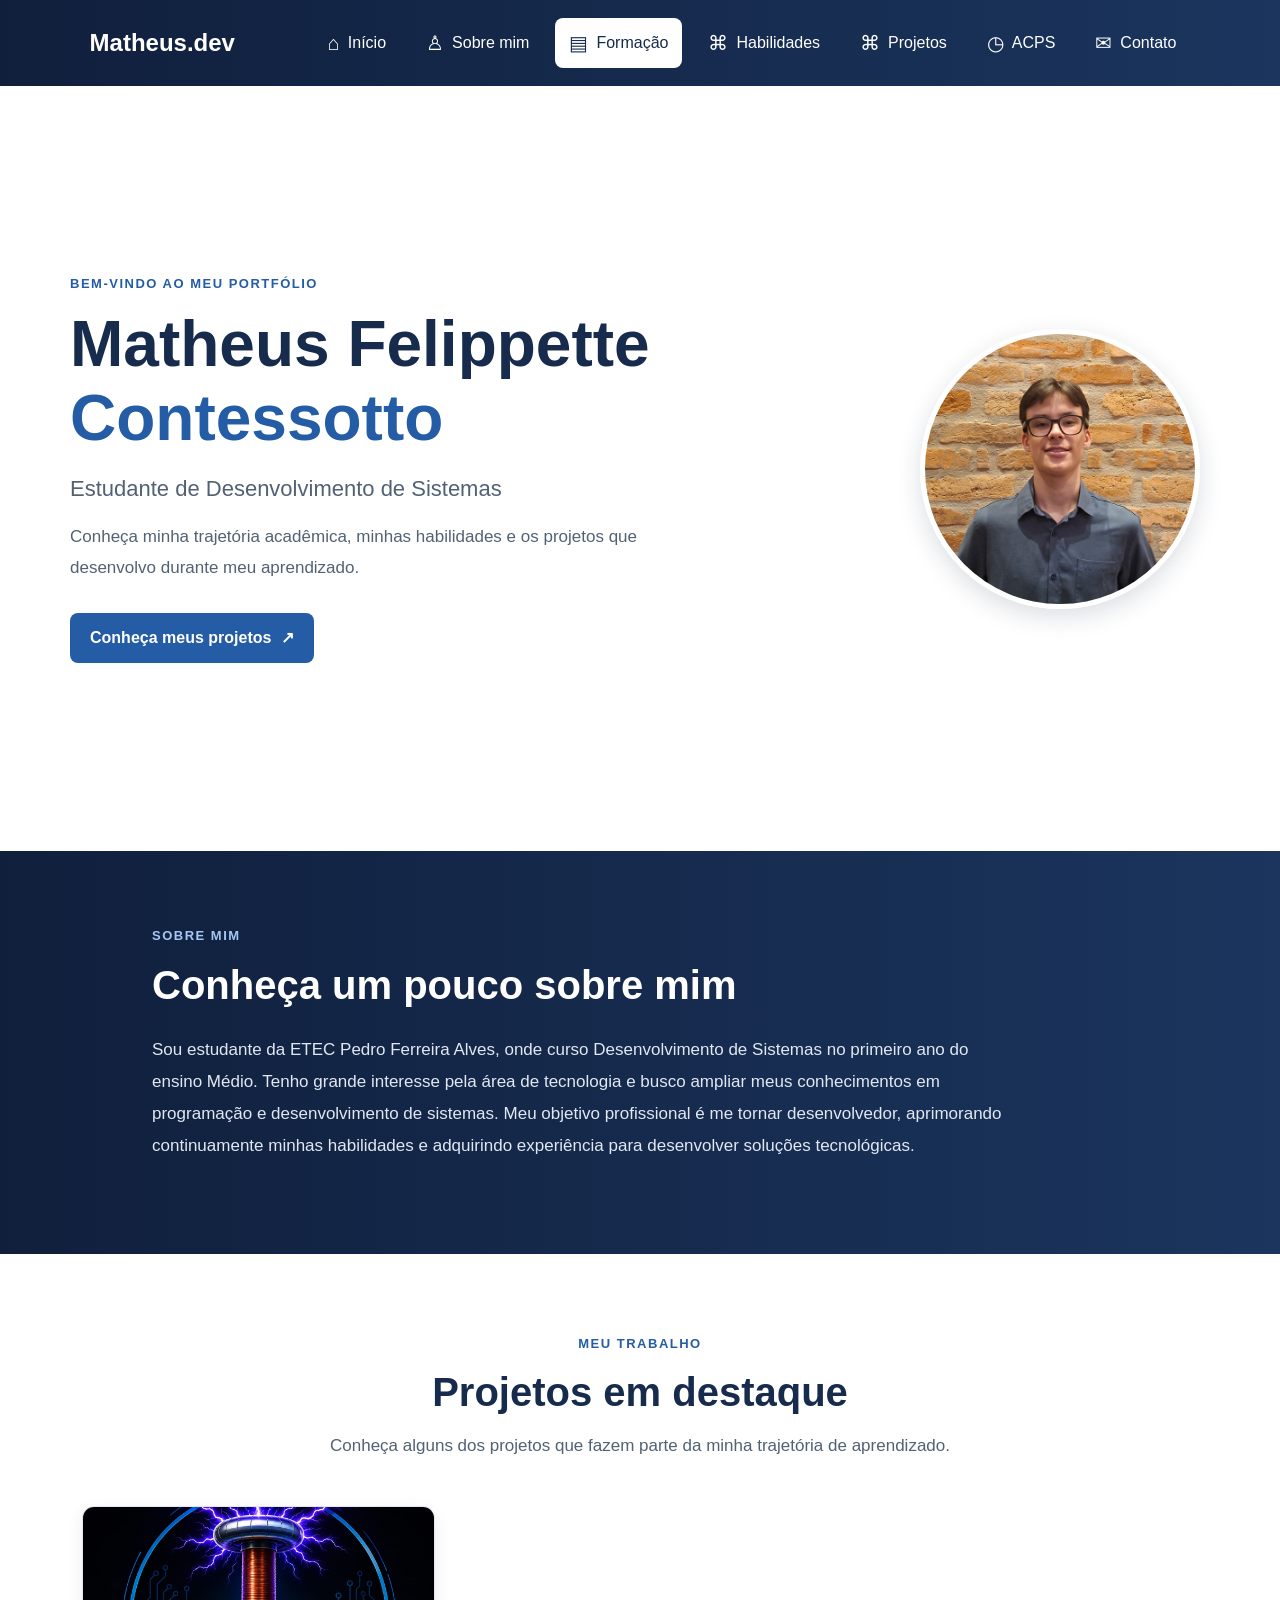
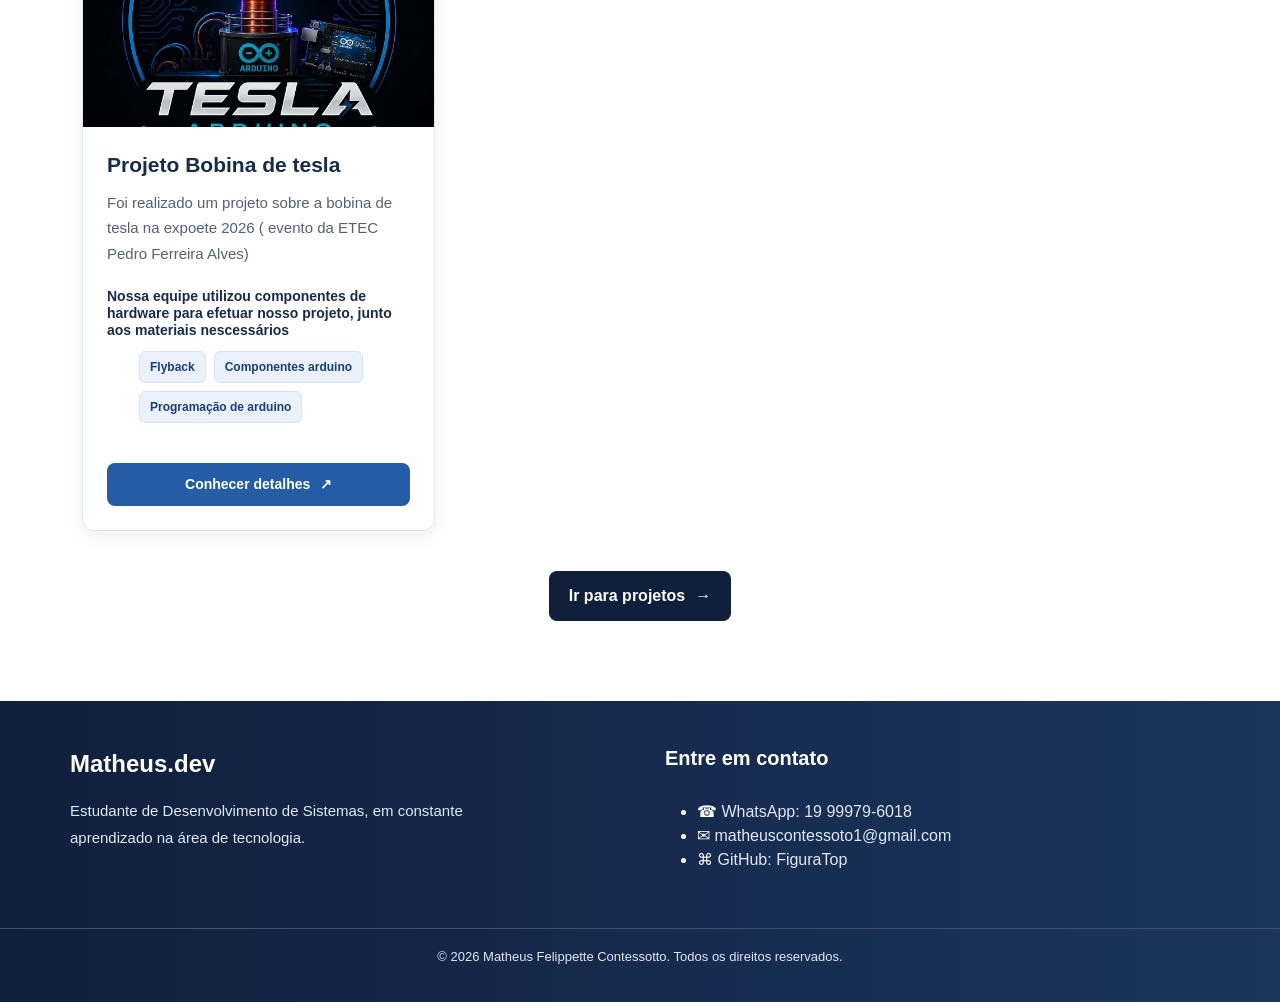
<file: index.html>
<!DOCTYPE html>
<html lang="pt-br">

<head>
    <meta charset="UTF-8">
    <meta name="viewport" content="width=device-width, initial-scale=1.0">
    <meta name="description"
        content="Portfólio pessoal de Matheus Felippette Contessotto, estudante de Desenvolvimento de Sistemas.">

    <title>Matheus | Portfólio</title>

    <link href="https://cdn.jsdelivr.net/npm/bootstrap@5.3.8/dist/css/bootstrap.min.css" rel="stylesheet">
    <link rel="stylesheet" href="style.css">
</head>

<body>


    <a href="#inicio" class="skip-link">
        Pular para o conteúdo
    </a>

    <header>
        <nav class="navbar" aria-label="Navegação principal">

            <a href="index.html#inicio" class="navbar-logo">
                Matheus.dev
            </a>

            <button class="menu-toggle" type="button" aria-label="Abrir menu de navegação" aria-expanded="false"
                aria-controls="menu-principal">
                <span aria-hidden="true">☰</span>
            </button>

            <div class="navbar-links" id="menu-principal">

                <a href="index.html#inicio" class="navbar-link" title="Início">
                    <span aria-hidden="true">⌂</span>
                    <span class="link-text">Início</span>
                </a>

                <a href="index.html#sobre-mim" class="navbar-link" title="Sobre mim">
                    <span aria-hidden="true">♙</span>
                    <span class="link-text">Sobre mim</span>
                </a>

                <a href="formacao.html" class="navbar-link" title="Formação" aria-current="page">
                    <span aria-hidden="true">▤</span>
                    <span class="link-text">Formação</span>
                </a>

                <a href="habilidades.html" class="navbar-link" title="Habilidades">
                    <span aria-hidden="true">⌘</span>
                    <span class="link-text">Habilidades</span>
                </a>

                <a href="projetos.html" class="navbar-link" title="Projetos">
                    <span aria-hidden="true">⌘</span>
                    <span class="link-text">Projetos</span>
                </a>

                <a href="acps.html" class="navbar-link">
                    <span aria-hidden="true">◷</span>
                    <span class="link-text">ACPS</span>
                </a>

                <a href="#contato" class="navbar-link" title="Contato">
                    <span aria-hidden="true">✉</span>
                    <span class="link-text">Contato</span>
                </a>

            </div>
        </nav>
    </header>

    <main id="inicio" tabindex="-1">

        <!-- APRESENTAÇÃO INICIAL -->

        <section class="apresentacao container" aria-labelledby="titulo-apresentacao">

            <div class="apresentacao-conteudo">

                <p class="subtitulo">
                    BEM-VINDO AO MEU PORTFÓLIO
                </p>

                <h1 id="titulo-apresentacao">
                    Matheus Felippette
                    <span>Contessotto</span>
                </h1>

                <h2>
                    Estudante de Desenvolvimento de Sistemas
                </h2>

                <p class="descricao">
                    Conheça minha trajetória acadêmica,
                    minhas habilidades e os projetos que
                    desenvolvo durante meu aprendizado.
                </p>

                <a href="projetos.html" class="botao-projetos">
                    Conheça meus projetos
                    <span aria-hidden="true">↗</span>
                </a>

            </div>

            <div class="apresentacao-foto">

                <img src="images/Matheus.jpg" alt="Foto de Matheus Felippette Contessotto" class="foto-perfil">

            </div>
        </section>

        <!-- SOBRE MIM -->

        <section class="sobre-mim" id="sobre-mim" aria-labelledby="titulo-sobre-mim">

            <div class="container sobre-mim-conteudo">

                <p class="sobre-mim-etiqueta">
                    SOBRE MIM
                </p>

                <h2 id="titulo-sobre-mim">
                    Conheça um pouco sobre mim
                </h2>

                <p class="sobre-mim-descricao">
                    Sou estudante da ETEC Pedro Ferreira Alves,
                    onde curso Desenvolvimento de Sistemas no primeiro ano do ensino Médio.
                    Tenho grande interesse pela área de tecnologia
                    e busco ampliar meus conhecimentos em programação
                    e desenvolvimento de sistemas. Meu objetivo
                    profissional é me tornar desenvolvedor,
                    aprimorando continuamente minhas habilidades
                    e adquirindo experiência para desenvolver
                    soluções tecnológicas.
                </p>

            </div>
        </section>


        <section class="projetos-destaque" id="projetos-destaque" aria-labelledby="titulo-projetos">

            <div class="container">

                <div class="projetos-cabecalho">

                    <p class="projetos-etiqueta">
                        MEU TRABALHO
                    </p>

                    <h2 id="titulo-projetos">
                        Projetos em destaque
                    </h2>

                    <p class="projetos-introducao">
                        Conheça alguns dos projetos que fazem
                        parte da minha trajetória de aprendizado.
                    </p>

                </div>

                <div class="projetos-grade">

                    <!-- CARD 1 -->

                    <article class="projeto-card">

                        <div class="projeto-imagem-container">
                            <img src="images/WhatsApp Image 2026-10-12 at 20.34.11.jpeg"
                                alt="Imagem representativa do primeiro projeto" class="projeto-imagem">
                        </div>

                        <div class="projeto-conteudo">

                            <h3>Projeto Bobina de tesla</h3>

                            <p class="projeto-descricao">
                                Foi realizado um projeto sobre a bobina de tesla na expoete 2026
                                ( evento da ETEC Pedro Ferreira Alves)
                            </p>

                            <div class="projeto-tecnologias">
                                <h4>Nossa equipe utilizou componentes de hardware para efetuar nosso projeto,
                                    junto aos materiais nescessários</h4>

                                <ul class="lista-tecnologias">
                                    <li>Flyback</li>
                                    <li>Componentes arduino</li>
                                    <li>Programação de arduino</li>
                                </ul>
                            </div>

                            <a href="projetos.html" class="botao-detalhes">
                                Conhecer detalhes
                                <span aria-hidden="true">↗</span>
                            </a>

                        </div>
                    </article>

                    <!-- CARD 2 -->

                    <!-- <article class="projeto-card">

                        <div class="projeto-imagem-container">
                            <img src="images/projeto-2.jpg" alt="Imagem representativa do segundo projeto"
                                class="projeto-imagem">
                        </div>

                        <div class="projeto-conteudo">

                            <h3>Nome do projeto 2</h3>

                            <p class="projeto-descricao">
                                Adicione aqui uma breve descrição
                                do objetivo e da função deste projeto.
                            </p>

                            <div class="projeto-tecnologias">
                                <h4>Tecnologias utilizadas</h4>

                                <ul class="lista-tecnologias">
                                    <li>A definir</li>
                                </ul>
                            </div>

                            <a href="projetos.html" class="botao-detalhes">
                                Conhecer detalhes
                                <span aria-hidden="true">↗</span>
                            </a>

                        </div>
                    </article> -->

                    <!-- CARD 3 -->

                    <!-- <article class="projeto-card">

                        <div class="projeto-imagem-container">
                            <img src="images/projeto-3.jpg" alt="Imagem representativa do terceiro projeto"
                                class="projeto-imagem">
                        </div>

                        <div class="projeto-conteudo">

                            <h3>Nome do projeto 3</h3>

                            <p class="projeto-descricao">
                                Adicione aqui uma breve descrição
                                do objetivo e da função deste projeto.
                            </p>

                            <div class="projeto-tecnologias">
                                <h4>Tecnologias utilizadas</h4>

                                <ul class="lista-tecnologias">
                                    <li>A definir</li>
                                </ul>
                            </div>

                            <a href="projetos.html" class="botao-detalhes">
                                Conhecer detalhes
                                <span aria-hidden="true">↗</span>
                            </a>

                        </div>
                    </article> -->

                </div>

                <div class="projetos-rodape">

                    <a href="projetos.html" class="botao-todos-projetos">
                        Ir para projetos
                        <span aria-hidden="true">→</span>
                    </a>

                </div>

            </div>
        </section>

    </main>

    <footer class="rodape" id="contato">
        <div class="container rodape-conteudo">
            <div class="rodape-apresentacao"> <a href="#inicio" class="rodape-logo">Matheus.dev</a>
                <p> Estudante de Desenvolvimento de Sistemas, em constante aprendizado na área de tecnologia. </p>
            </div>
            <div class="rodape-contatos">
                <h2>Entre em contato</h2>
                <ul>
                    <li> <span aria-hidden="true">☎</span> <a href="https://wa.me/5519999796018" target="_blank"
                            rel="noopener noreferrer"> WhatsApp: 19 99979-6018 </a> </li>
                    <li> <span aria-hidden="true">✉</span> <a href="mailto:seuemail@exemplo.com">
                            matheuscontessoto1@gmail.com
                        </a> </li>
                    <li> <span aria-hidden="true">⌘</span> <a href="https://github.com/FiguraTop" target="_blank"
                            rel="noopener noreferrer"> GitHub: FiguraTop </a> </li>

                </ul>
            </div>
        </div>
        <div class="rodape-final">
            <p> © 2026 Matheus Felippette Contessotto. Todos os direitos reservados. </p>
        </div>
    </footer>

    <script src="script.js"></script>

</body>

</html>
</file>
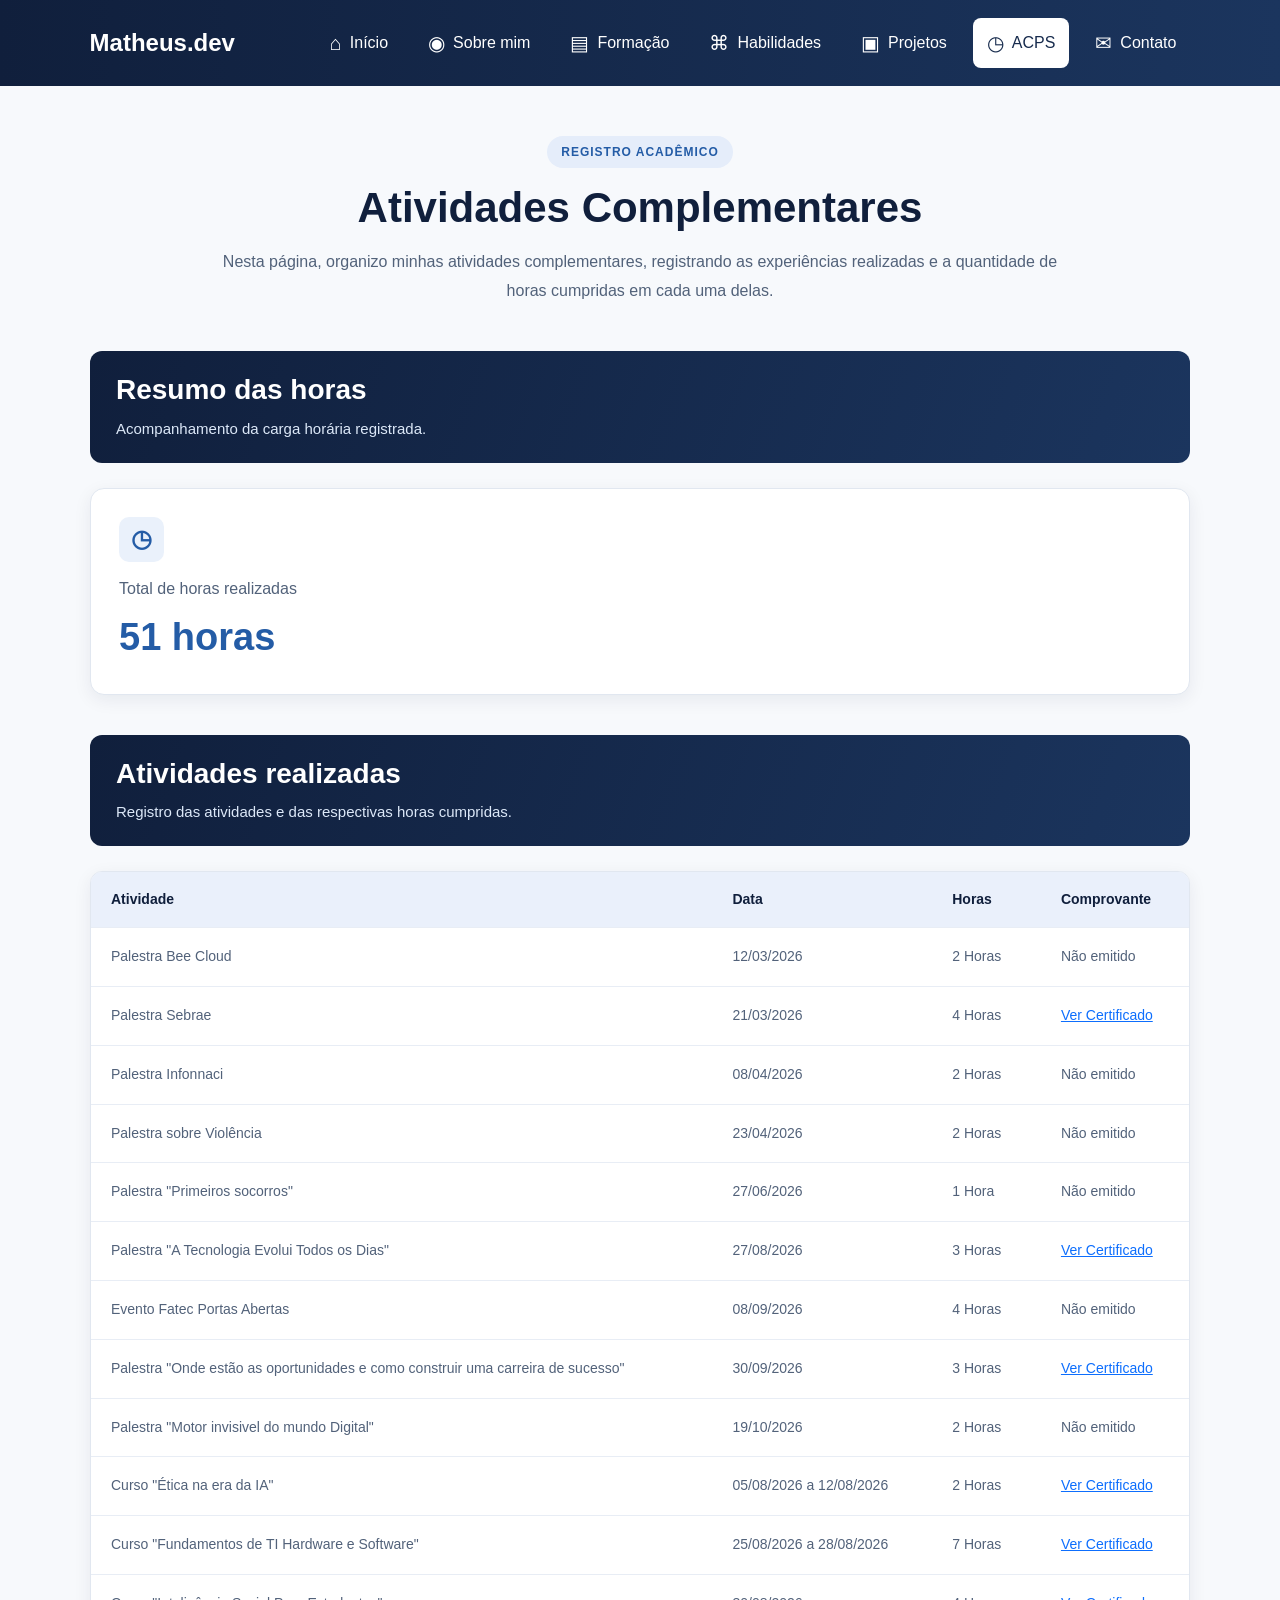
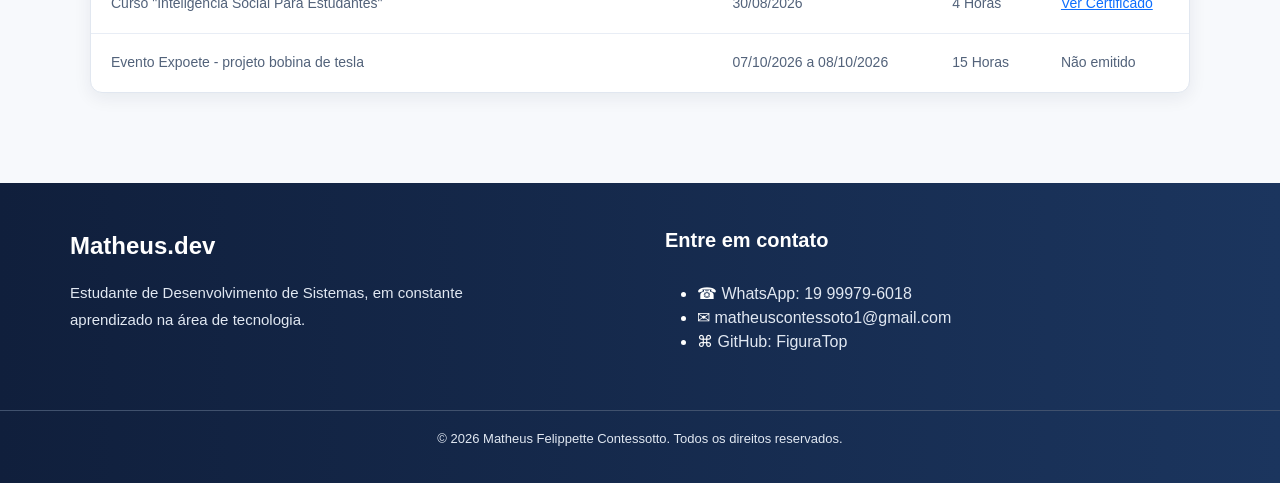
<file: acps.html>
<!DOCTYPE html>
<html lang="pt-br">

<head>
    <meta charset="UTF-8">
    <meta name="viewport" content="width=device-width, initial-scale=1.0">

    <meta name="description" content="Registro de atividades complementares e horas realizadas por Matheus.">

    <title>Matheus | ACPS</title>

    <link href="https://cdn.jsdelivr.net/npm/bootstrap@5.3.8/dist/css/bootstrap.min.css" rel="stylesheet">

    <link rel="stylesheet" href="style.css">
</head>

<body>

    <a href="#conteudo-principal" class="skip-link">
        Pular para o conteúdo
    </a>

    <nav class="navbar" aria-label="Navegação principal">
        <a href="index.html#inicio" class="navbar-logo">Matheus.dev</a>

        <button class="menu-toggle" id="menu-toggle" type="button" aria-label="Abrir menu"
            aria-controls="menu-principal" aria-expanded="false">
            ☰
        </button>

        <div class="navbar-links" id="menu-principal">
            <a href="index.html#inicio" class="navbar-link">
                <span aria-hidden="true">⌂</span>
                <span class="link-text">Início</span>
            </a>

            <a href="index.html#sobre-mim" class="navbar-link">
                <span aria-hidden="true">◉</span>
                <span class="link-text">Sobre mim</span>
            </a>

            <a href="formacao.html" class="navbar-link">
                <span aria-hidden="true">▤</span>
                <span class="link-text">Formação</span>
            </a>

            <a href="habilidades.html" class="navbar-link">
                <span aria-hidden="true">⌘</span>
                <span class="link-text">Habilidades</span>
            </a>

            <a href="projetos.html" class="navbar-link">
                <span aria-hidden="true">▣</span>
                <span class="link-text">Projetos</span>
            </a>

            <a href="acps.html" class="navbar-link" aria-current="page">
                <span aria-hidden="true">◷</span>
                <span class="link-text">ACPS</span>
            </a>

            <a href="index.html#contato" class="navbar-link">
                <span aria-hidden="true">✉</span>
                <span class="link-text">Contato</span>
            </a>
        </div>
    </nav>

    <main id="conteudo-principal" class="pagina-acps">

        <header class="acps-intro">
            <span class="acps-etiqueta">REGISTRO ACADÊMICO</span>

            <h1>Atividades Complementares</h1>

            <p>
                Nesta página, organizo minhas atividades complementares,
                registrando as experiências realizadas e a quantidade
                de horas cumpridas em cada uma delas.
            </p>
        </header>

        <section class="acps-resumo" aria-labelledby="titulo-resumo">
            <div class="acps-titulo-secao">
                <h2 id="titulo-resumo">Resumo das horas</h2>
                <p>Acompanhamento da carga horária registrada.</p>
            </div>

            <div class="acps-cartao-total">
                <span class="acps-icone" aria-hidden="true">◷</span>
                <p>Total de horas realizadas</p>
                <strong>51 horas</strong>
            </div>
        </section>

        <section class="acps-atividades" aria-labelledby="titulo-atividades">
            <div class="acps-titulo-secao">
                <h2 id="titulo-atividades">Atividades realizadas</h2>
                <p>Registro das atividades e das respectivas horas cumpridas.</p>
            </div>

            <div class="acps-tabela-container">
                <table class="acps-tabela">
                    <thead>
                        <tr>
                            <th scope="col">Atividade</th>
                            <th scope="col">Data</th>
                            <th scope="col">Horas</th>
                            <th scope="col">Comprovante</th>
                        </tr>
                    </thead>

                    <tbody>
                        <tr>
                            <td>Palestra Bee Cloud</td>
                            <td>12/03/2026</td>
                            <td>2 Horas</td>
                            <td>Não emitido</td>
                        </tr>
                        <tr>
                            <td>Palestra Sebrae</td>
                            <td>21/03/2026</td>
                            <td>4 Horas</td>
                            <td>
                                <a href="images/certificados/Certificado - 38134135.pdf" target="_blank">
                                    Ver Certificado
                                </a>
                            </td>
                        </tr>
                        <tr>
                            <td>Palestra Infonnaci</td>
                            <td>08/04/2026</td>
                            <td>2 Horas</td>
                            <td>Não emitido</td>
                        </tr>
                        <tr>
                            <td>Palestra sobre Violência</td>
                            <td>23/04/2026</td>
                            <td>2 Horas</td>
                            <td>Não emitido</td>
                        </tr>
                        <tr>
                            <td>Palestra "Primeiros socorros"</td>
                            <td>27/06/2026</td>
                            <td>1 Hora</td>
                            <td>Não emitido</td>
                        </tr>
                        <tr>
                            <td>Palestra "A Tecnologia Evolui Todos os Dias"</td>
                            <td>27/08/2026</td>
                            <td>3 Horas</td>
                            <td>
                                <a href="images/certificados/3090e51c-15aa-41f4-a8f3-993b97cb76c6.pdf">
                                    Ver Certificado
                                </a>
                            </td>
                        </tr>
                        <tr>
                            <td>Evento Fatec Portas Abertas</td>
                            <td>08/09/2026</td>
                            <td>4 Horas</td>
                            <td>Não emitido</td>
                        </tr>
                        <tr>
                            <td>Palestra "Onde estão as oportunidades e como construir uma carreira de sucesso"</td>
                            <td>30/09/2026</td>
                            <td>3 Horas</td>
                            <td>
                                <a href="images/certificados/2b60a853-e734-4dd3-b3d5-becd45ed2b61.pdf">
                                    Ver Certificado
                                </a>
                            </td>
                        </tr>
                        <tr>
                            <td>Palestra "Motor invisivel do mundo Digital"</td>
                            <td>19/10/2026</td>
                            <td>2 Horas</td>
                            <td>Não emitido</td>
                        </tr>
                        <tr>
                            <td>Curso "Ética na era da IA"</td>
                            <td>05/08/2026 a 12/08/2026</td>
                            <td>2 Horas</td>
                            <td>
                                <a href="images/certificados/Ética na era da IA.png">
                                    Ver Certificado
                                </a>
                            </td>
                        </tr>
                        <tr>
                            <td>Curso "Fundamentos de TI Hardware e Software"</td>
                            <td>25/08/2026 a 28/08/2026</td>
                            <td>7 Horas</td>
                            <td><a href="images/certificados/Fundamentos de TI.png">
                                Ver Certificado
                            </a>
                        </td>
                        </tr>
                        <tr>
                            <td>Curso "Inteligência Social Para Estudantes"</td>
                            <td>30/08/2026</td>
                            <td>4 Horas</td>
                            <td>
                                <a href="images/certificados/Inteligência artificial para estudantes certiificado.png">
                                    Ver Certificado
                                </a>
                            </td>
                        </tr>
                        <tr>
                            <td>Evento Expoete - projeto bobina de tesla</td>
                            <td>07/10/2026 a 08/10/2026</td>
                            <td>15 Horas</td>
                            <td>Não emitido</td>
                        </tr>
                    </tbody>
                </table>
            </div>
        </section>


    </main>

    <footer class="rodape" id="contato">
        <div class="container rodape-conteudo">
            <div class="rodape-apresentacao"> <a href="#inicio" class="rodape-logo">Matheus.dev</a>
                <p> Estudante de Desenvolvimento de Sistemas, em constante aprendizado na área de tecnologia. </p>
            </div>
            <div class="rodape-contatos">
                <h2>Entre em contato</h2>
                <ul>
                    <li> <span aria-hidden="true">☎</span> <a href="https://wa.me/5519999796018" target="_blank"
                            rel="noopener noreferrer"> WhatsApp: 19 99979-6018 </a> </li>
                    <li> <span aria-hidden="true">✉</span> <a href="mailto:seuemail@exemplo.com">
                            matheuscontessoto1@gmail.com
                        </a> </li>
                    <li> <span aria-hidden="true">⌘</span> <a href="https://github.com/FiguraTop" target="_blank"
                            rel="noopener noreferrer"> GitHub: FiguraTop </a> </li>

                </ul>
            </div>
        </div>
        <div class="rodape-final">
            <p> © 2026 Matheus Felippette Contessotto. Todos os direitos reservados. </p>
        </div>
    </footer>

    <script src="script.js"></script>
</body>

</html>
</file>
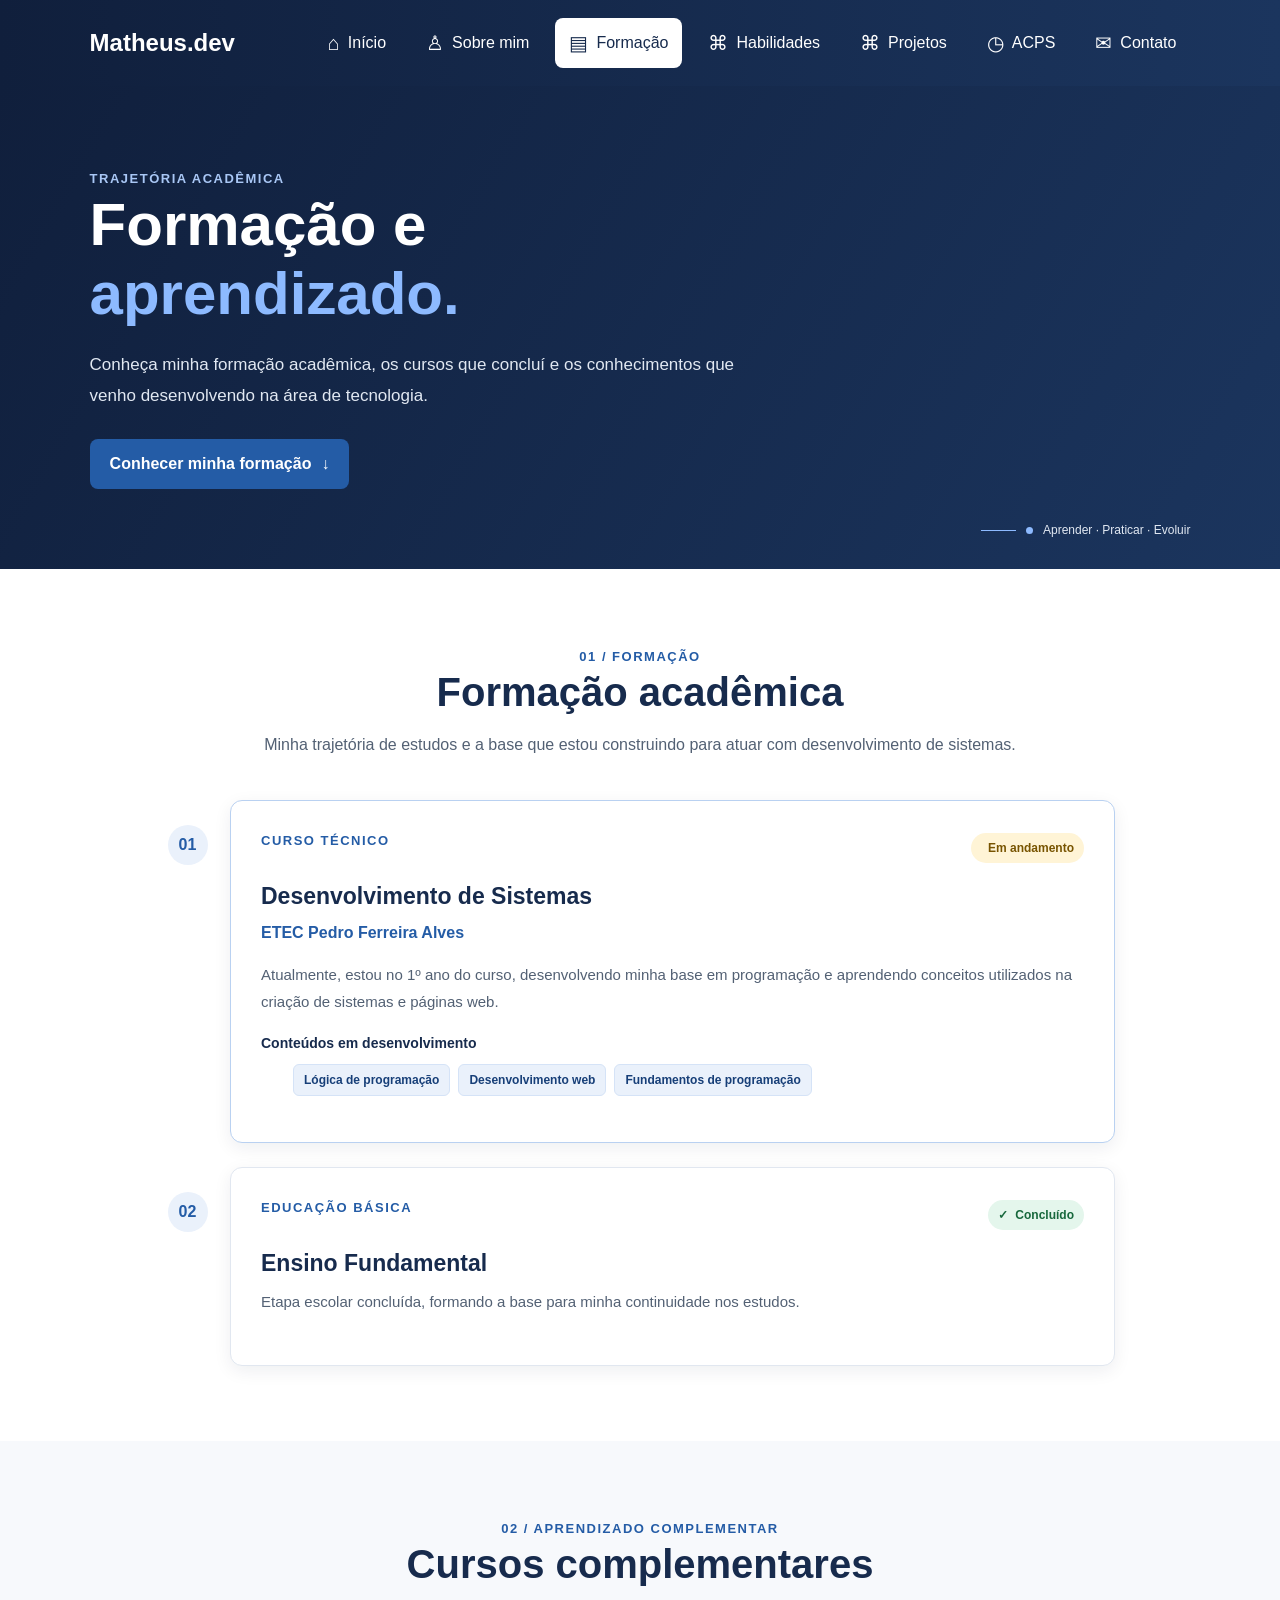
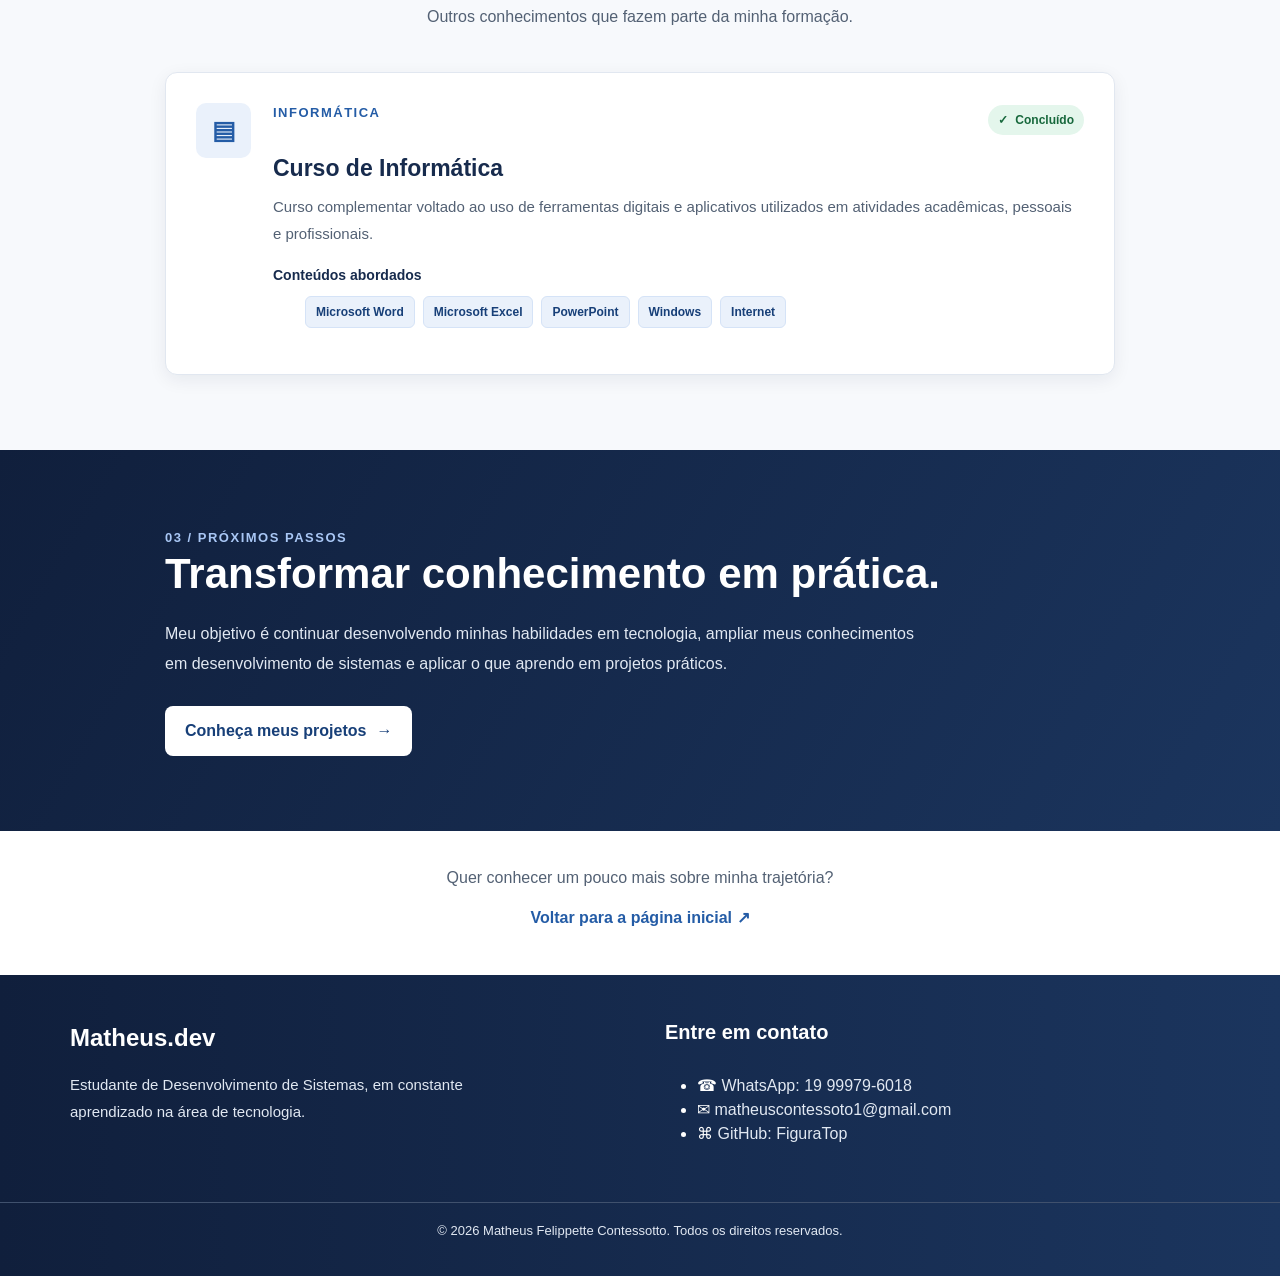
<file: formacao.html>
<!DOCTYPE html>
<html lang="pt-br">

<head>
    <meta charset="UTF-8">
    <meta name="viewport" content="width=device-width, initial-scale=1.0">

    <meta name="description"
        content="Conheça a formação acadêmica e os cursos complementares de Matheus, estudante de Desenvolvimento de Sistemas.">

    <title>Formação | Matheus.dev</title>

    <link href="https://cdn.jsdelivr.net/npm/bootstrap@5.3.8/dist/css/bootstrap.min.css" rel="stylesheet">
    <link rel="stylesheet" href="style.css">
</head>

<body>

    <!-- Acessibilidade -->
    <a href="#conteudo-principal" class="pular-conteudo">
        Pular para o conteúdo
    </a>

    <!-- Navegação principal -->
    <header>
        <nav class="navbar" aria-label="Navegação principal">

            <a href="index.html#inicio" class="navbar-logo">
                Matheus.dev
            </a>

            <button class="menu-toggle" type="button" aria-label="Abrir menu de navegação" aria-expanded="false"
                aria-controls="menu-principal">
                <span aria-hidden="true">☰</span>
            </button>

            <div class="navbar-links" id="menu-principal">

                <a href="index.html#inicio" class="navbar-link" title="Início">
                    <span aria-hidden="true">⌂</span>
                    <span class="link-text">Início</span>
                </a>

                <a href="index.html#sobre-mim" class="navbar-link" title="Sobre mim">
                    <span aria-hidden="true">♙</span>
                    <span class="link-text">Sobre mim</span>
                </a>

                <a href="formacao.html" class="navbar-link" title="Formação" aria-current="page">
                    <span aria-hidden="true">▤</span>
                    <span class="link-text">Formação</span>
                </a>

                <a href="habilidades.html" class="navbar-link" title="Habilidades">
                    <span aria-hidden="true">⌘</span>
                    <span class="link-text">Habilidades</span>
                </a>

                <a href="projetos.html" class="navbar-link" title="Projetos">
                    <span aria-hidden="true">⌘</span>
                    <span class="link-text">Projetos</span>
                </a>

                <a href="acps.html" class="navbar-link">
                    <span aria-hidden="true">◷</span>
                    <span class="link-text">ACPS</span>
                </a>

                <a href="#contato" class="navbar-link" title="Contato">
                    <span aria-hidden="true">✉</span>
                    <span class="link-text">Contato</span>
                </a>

            </div>
        </nav>
    </header>

    <main id="conteudo-principal" tabindex="-1">

        <!-- Apresentação da página -->
        <section class="formacao-hero" aria-labelledby="titulo-formacao">

            <div class="formacao-hero-conteudo">

                <span class="formacao-sobretitulo">
                    TRAJETÓRIA ACADÊMICA
                </span>

                <h1 id="titulo-formacao">
                    Formação e <span>aprendizado.</span>
                </h1>

                <p class="formacao-hero-texto">
                    Conheça minha formação acadêmica, os cursos que concluí
                    e os conhecimentos que venho desenvolvendo na área de
                    tecnologia.
                </p>

                <a href="#formacao-academica" class="botao-formacao">
                    Conhecer minha formação
                    <span aria-hidden="true">↓</span>
                </a>

            </div>

            <div class="formacao-hero-detalhe" aria-hidden="true">
                <span class="detalhe-linha"></span>
                <span class="detalhe-ponto"></span>
                <span class="detalhe-texto">Aprender · Praticar · Evoluir</span>
            </div>

        </section>

        <!-- Formação acadêmica -->
        <section class="formacao-secao" id="formacao-academica" aria-labelledby="titulo-academico">

            <div class="formacao-cabecalho">

                <span class="formacao-etiqueta">01 / FORMAÇÃO</span>

                <h2 id="titulo-academico">
                    Formação acadêmica
                </h2>

                <p>
                    Minha trajetória de estudos e a base que estou construindo
                    para atuar com desenvolvimento de sistemas.
                </p>

            </div>

            <div class="formacao-lista">

                <!-- Curso atual -->
                <article class="formacao-item formacao-item-destaque">

                    <div class="formacao-item-marcador" aria-hidden="true">
                        <span>01</span>
                    </div>

                    <div class="formacao-card">

                        <div class="formacao-card-topo">

                            <span class="formacao-categoria">
                                CURSO TÉCNICO
                            </span>

                            <span class="formacao-status status-andamento">
                                <span aria-hidden="true"></span>
                                Em andamento
                            </span>

                        </div>

                        <h3>Desenvolvimento de Sistemas</h3>

                        <p class="formacao-instituicao">
                            ETEC Pedro Ferreira Alves
                        </p>

                        <p class="formacao-descricao">
                            Atualmente, estou no 1º ano do curso, desenvolvendo
                            minha base em programação e aprendendo conceitos
                            utilizados na criação de sistemas e páginas web.
                        </p>

                        <div class="formacao-conhecimentos">

                            <h4>Conteúdos em desenvolvimento</h4>

                            <ul class="formacao-tags">
                                <li>Lógica de programação</li>
                                <li>Desenvolvimento web</li>
                                <li>Fundamentos de programação</li>
                            </ul>

                        </div>

                    </div>
                </article>

                <!-- Ensino Fundamental -->
                <article class="formacao-item">

                    <div class="formacao-item-marcador" aria-hidden="true">
                        <span>02</span>
                    </div>

                    <div class="formacao-card">

                        <div class="formacao-card-topo">

                            <span class="formacao-categoria">
                                EDUCAÇÃO BÁSICA
                            </span>

                            <span class="formacao-status status-concluido">
                                <span aria-hidden="true">✓</span>
                                Concluído
                            </span>

                        </div>

                        <h3>Ensino Fundamental</h3>

                        <p class="formacao-descricao">
                            Etapa escolar concluída, formando a base para
                            minha continuidade nos estudos.
                        </p>

                    </div>
                </article>

            </div>

        </section>

        <!-- Cursos complementares -->
        <section class="cursos-secao" id="cursos-complementares" aria-labelledby="titulo-cursos">

            <div class="formacao-cabecalho">

                <span class="formacao-etiqueta">02 / APRENDIZADO COMPLEMENTAR</span>

                <h2 id="titulo-cursos">
                    Cursos complementares
                </h2>

                <p>
                    Outros conhecimentos que fazem parte da minha formação.
                </p>

            </div>

            <article class="curso-card">

                <div class="curso-card-icone" aria-hidden="true">
                    <span>▤</span>
                </div>

                <div class="curso-card-conteudo">

                    <div class="formacao-card-topo">

                        <span class="formacao-categoria">
                            INFORMÁTICA
                        </span>

                        <span class="formacao-status status-concluido">
                            <span aria-hidden="true">✓</span>
                            Concluído
                        </span>

                    </div>

                    <h3>Curso de Informática</h3>

                    <p class="formacao-descricao">
                        Curso complementar voltado ao uso de ferramentas
                        digitais e aplicativos utilizados em atividades
                        acadêmicas, pessoais e profissionais.
                    </p>

                    <h4>Conteúdos abordados</h4>

                    <ul class="formacao-tags">
                        <li>Microsoft Word</li>
                        <li>Microsoft Excel</li>
                        <li>PowerPoint</li>
                        <li>Windows</li>
                        <li>Internet</li>
                    </ul>

                </div>

            </article>

        </section>

        <!-- Objetivo de aprendizagem -->
        <section class="objetivo-formacao" aria-labelledby="titulo-objetivo">

            <div class="objetivo-formacao-conteudo">

                <span class="formacao-etiqueta">
                    03 / PRÓXIMOS PASSOS
                </span>

                <h2 id="titulo-objetivo">
                    Transformar conhecimento em prática.
                </h2>

                <p>
                    Meu objetivo é continuar desenvolvendo minhas habilidades
                    em tecnologia, ampliar meus conhecimentos em
                    desenvolvimento de sistemas e aplicar o que aprendo em
                    projetos práticos.
                </p>

                <a href="projetos.html" class="botao-formacao botao-formacao-claro">
                    Conheça meus projetos
                    <span aria-hidden="true">→</span>
                </a>

            </div>

        </section>

        <!-- Navegação complementar -->
        <section class="formacao-voltar">

            <p>
                Quer conhecer um pouco mais sobre minha trajetória?
            </p>

            <a href="index.html#sobre-mim">
                Voltar para a página inicial
                <span aria-hidden="true">↗</span>
            </a>

        </section>

    </main>

    <!-- Rodapé -->
    <footer class="rodape" id="contato">
        <div class="container rodape-conteudo">
            <div class="rodape-apresentacao"> <a href="#inicio" class="rodape-logo">Matheus.dev</a>
                <p> Estudante de Desenvolvimento de Sistemas, em constante aprendizado na área de tecnologia. </p>
            </div>
            <div class="rodape-contatos">
                <h2>Entre em contato</h2>
                <ul>
                    <li> <span aria-hidden="true">☎</span> <a href="https://wa.me/5519999796018" target="_blank"
                            rel="noopener noreferrer"> WhatsApp: 19 99979-6018 </a> </li>
                    <li> <span aria-hidden="true">✉</span> <a href="mailto:seuemail@exemplo.com">
                            matheuscontessoto1@gmail.com
                        </a> </li>
                    <li> <span aria-hidden="true">⌘</span> <a href="https://github.com/FiguraTop" target="_blank"
                            rel="noopener noreferrer"> GitHub: FiguraTop </a> </li>

                </ul>
            </div>
        </div>
        <div class="rodape-final">
            <p> © 2026 Matheus Felippette Contessotto. Todos os direitos reservados. </p>
        </div>
    </footer>

    <script src="script.js"></script>

    <script>
        const elementoAno = document.getElementById("ano-atual");

        if (elementoAno) {
            elementoAno.textContent = new Date().getFullYear();
        }
    </script>

</body>

</html>
</file>
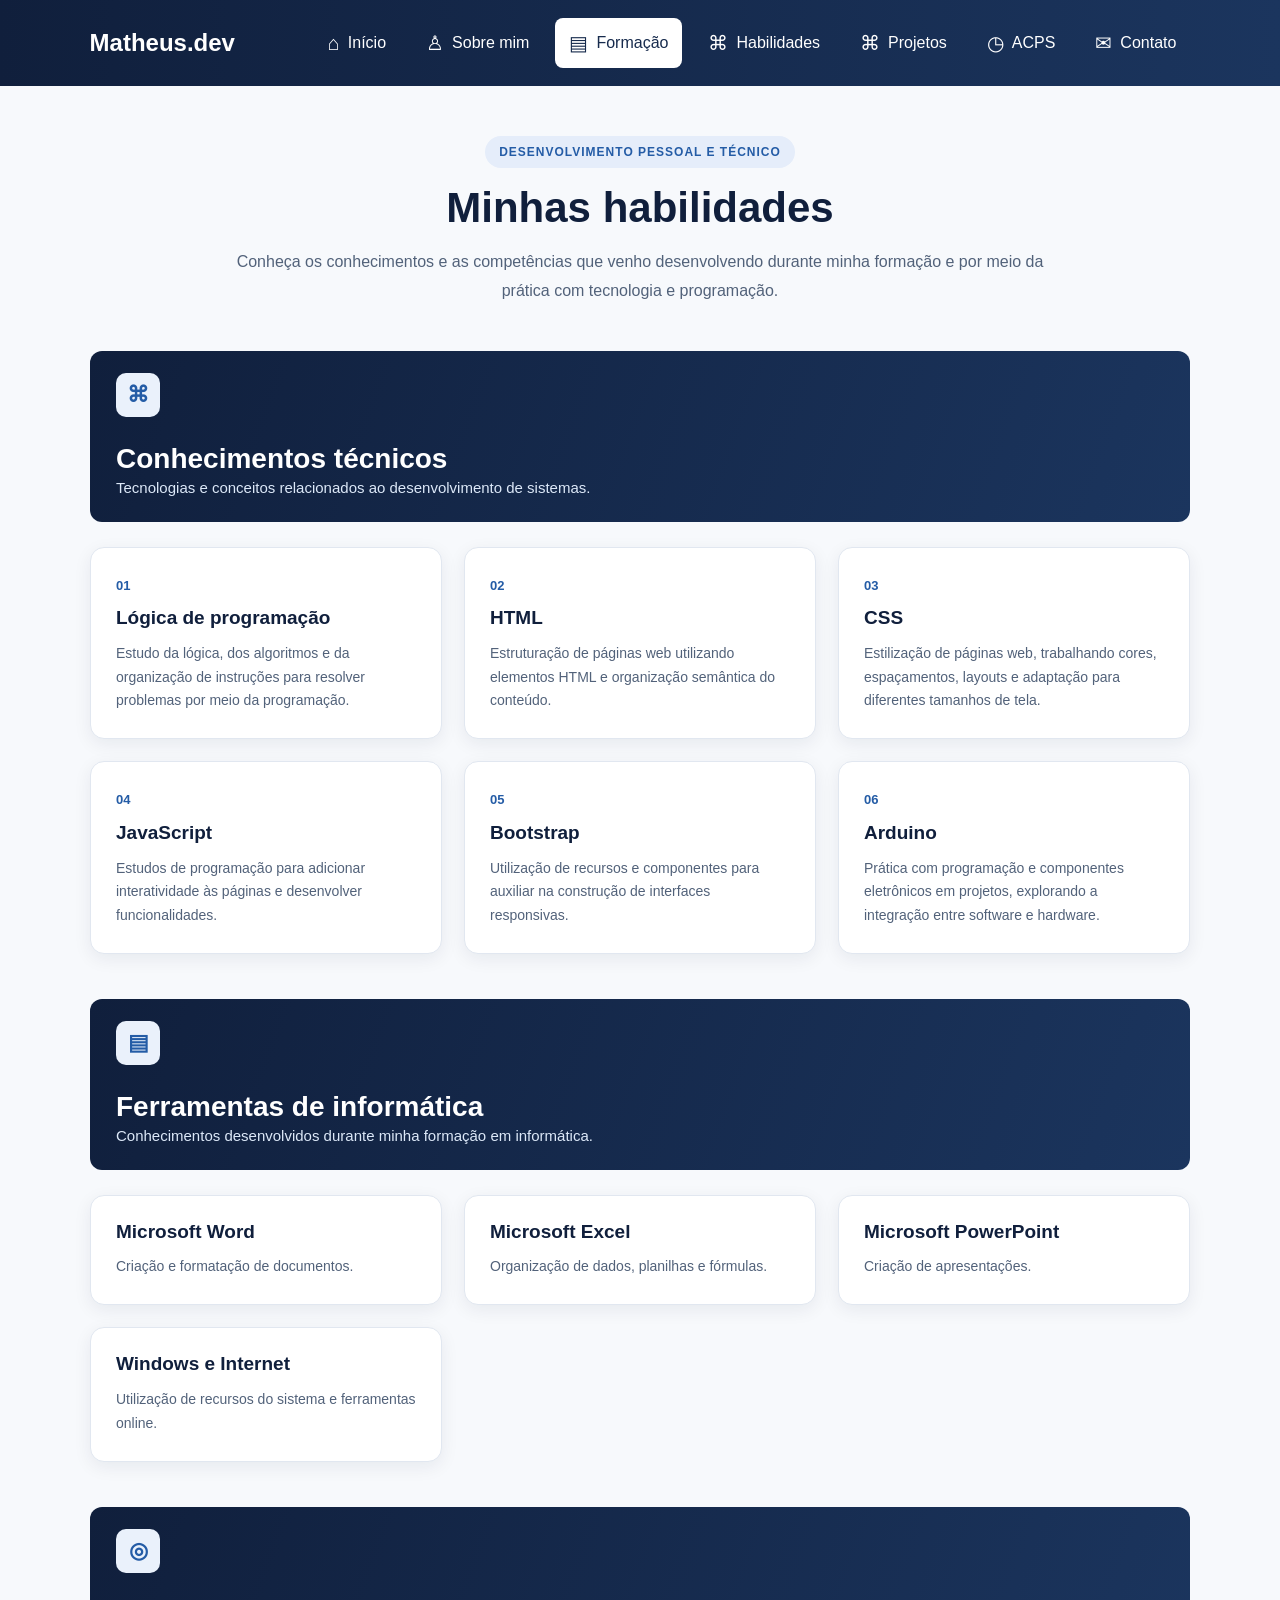
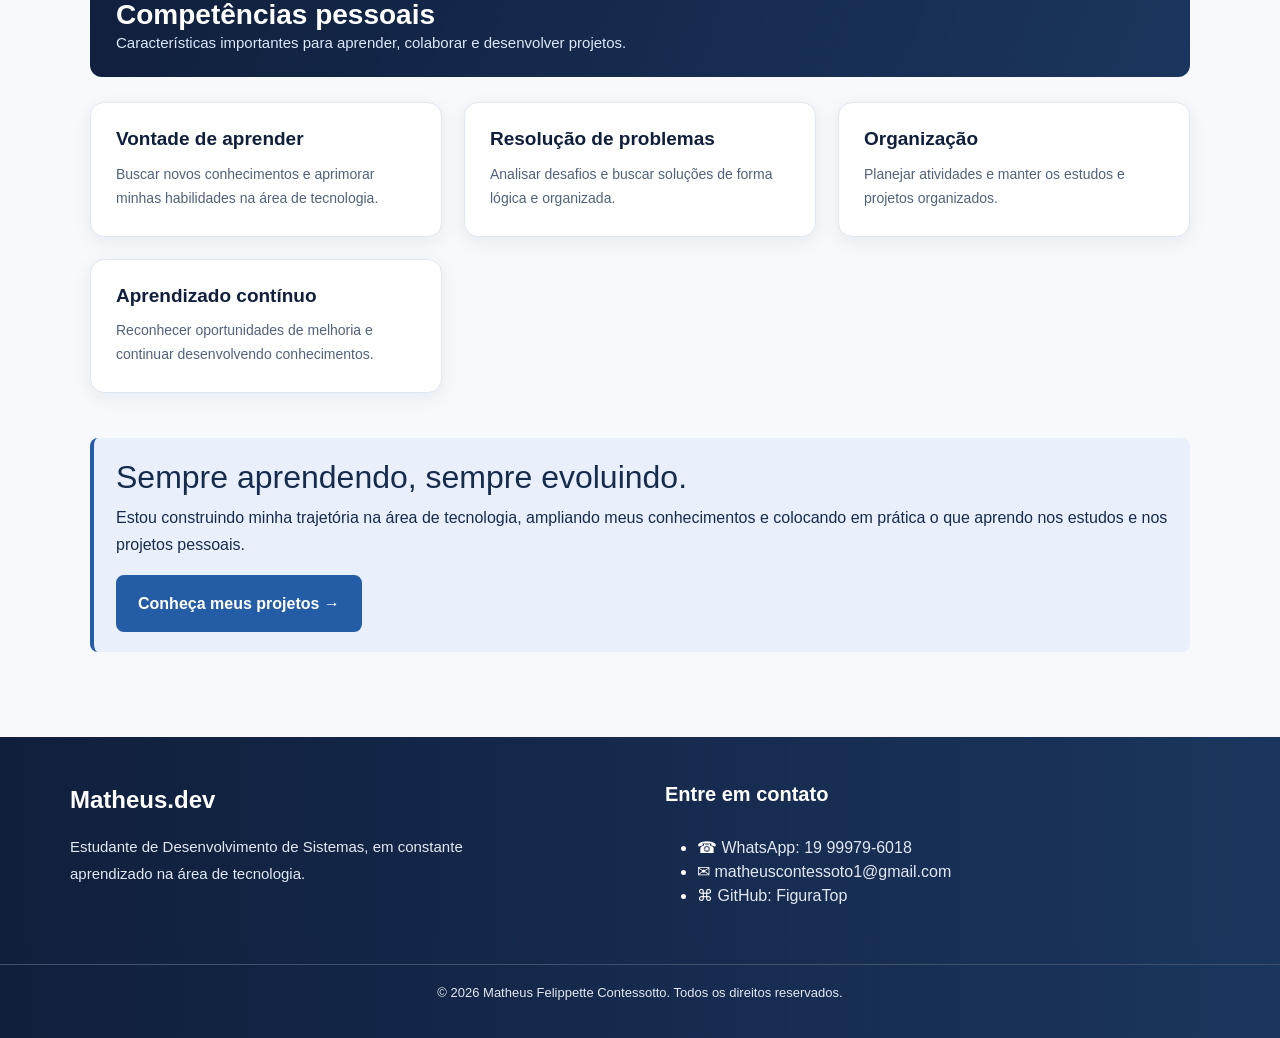
<file: habilidades.html>
<!DOCTYPE html>
<html lang="pt-br">

<head>
    <meta charset="UTF-8">
    <meta name="viewport" content="width=device-width, initial-scale=1.0">

    <meta name="description"
        content="Conheça as habilidades técnicas e competências de Matheus Felippette Contessotto, estudante de Desenvolvimento de Sistemas.">

    <title>Matheus | Habilidades</title>

    <link href="https://cdn.jsdelivr.net/npm/bootstrap@5.3.8/dist/css/bootstrap.min.css" rel="stylesheet">

    <link rel="stylesheet" href="style.css">
</head>

<body>

    <!-- Link para acessibilidade -->
    <a href="#conteudo-principal" class="pular-conteudo">
        Pular para o conteúdo
    </a>

    <!-- Navegação principal -->
    <header>
       <nav class="navbar" aria-label="Navegação principal">

            <a href="index.html#inicio" class="navbar-logo">
                Matheus.dev
            </a>

            <button class="menu-toggle" type="button" aria-label="Abrir menu de navegação" aria-expanded="false"
                aria-controls="menu-principal">
                <span aria-hidden="true">☰</span>
            </button>

            <div class="navbar-links" id="menu-principal">

                <a href="index.html#inicio" class="navbar-link" title="Início">
                    <span aria-hidden="true">⌂</span>
                    <span class="link-text">Início</span>
                </a>

                <a href="index.html#sobre-mim" class="navbar-link" title="Sobre mim">
                    <span aria-hidden="true">♙</span>
                    <span class="link-text">Sobre mim</span>
                </a>

                <a href="formacao.html" class="navbar-link" title="Formação" aria-current="page">
                    <span aria-hidden="true">▤</span>
                    <span class="link-text">Formação</span>
                </a>

                <a href="habilidades.html" class="navbar-link" title="Habilidades">
                    <span aria-hidden="true">⌘</span>
                    <span class="link-text">Habilidades</span>
                </a>

                <a href="projetos.html" class="navbar-link" title="Projetos">
                    <span aria-hidden="true">⌘</span>
                    <span class="link-text">Projetos</span>
                </a>

                <a href="acps.html" class="navbar-link">
                    <span aria-hidden="true">◷</span>
                    <span class="link-text">ACPS</span>
                </a>

                <a href="#contato" class="navbar-link" title="Contato">
                    <span aria-hidden="true">✉</span>
                    <span class="link-text">Contato</span>
                </a>

            </div>
        </nav>
    </header>

    <main id="conteudo-principal" class="pagina-habilidades">

        <!-- Apresentação -->
        <section class="habilidades-intro">

            <span class="habilidades-etiqueta">
                DESENVOLVIMENTO PESSOAL E TÉCNICO
            </span>

            <h1>Minhas habilidades</h1>

            <p>
                Conheça os conhecimentos e as competências que venho
                desenvolvendo durante minha formação e por meio da
                prática com tecnologia e programação.
            </p>

        </section>

        <!-- Conhecimentos técnicos -->
        <section class="secao-habilidades" aria-labelledby="titulo-tecnicas">

            <div class="titulo-secao-habilidades">
                <span class="icone-secao" aria-hidden="true">⌘</span>

                <div>
                    <h2 id="titulo-tecnicas">
                        Conhecimentos técnicos
                    </h2>

                    <p>
                        Tecnologias e conceitos relacionados ao
                        desenvolvimento de sistemas.
                    </p>
                </div>
            </div>

            <div class="grade-habilidades">

                <article class="card-habilidade">
                    <span class="numero-habilidade">01</span>
                    <h3>Lógica de programação</h3>
                    <p>
                        Estudo da lógica, dos algoritmos e da
                        organização de instruções para resolver
                        problemas por meio da programação.
                    </p>
                </article>

                <article class="card-habilidade">
                    <span class="numero-habilidade">02</span>
                    <h3>HTML</h3>
                    <p>
                        Estruturação de páginas web utilizando
                        elementos HTML e organização semântica
                        do conteúdo.
                    </p>
                </article>

                <article class="card-habilidade">
                    <span class="numero-habilidade">03</span>
                    <h3>CSS</h3>
                    <p>
                        Estilização de páginas web, trabalhando
                        cores, espaçamentos, layouts e adaptação
                        para diferentes tamanhos de tela.
                    </p>
                </article>

                <article class="card-habilidade">
                    <span class="numero-habilidade">04</span>
                    <h3>JavaScript</h3>
                    <p>
                        Estudos de programação para adicionar
                        interatividade às páginas e desenvolver
                        funcionalidades.
                    </p>
                </article>

                <article class="card-habilidade">
                    <span class="numero-habilidade">05</span>
                    <h3>Bootstrap</h3>
                    <p>
                        Utilização de recursos e componentes
                        para auxiliar na construção de interfaces
                        responsivas.
                    </p>
                </article>

                <article class="card-habilidade">
                    <span class="numero-habilidade">06</span>
                    <h3>Arduino</h3>
                    <p>
                        Prática com programação e componentes
                        eletrônicos em projetos, explorando
                        a integração entre software e hardware.
                    </p>
                </article>

            </div>

        </section>

        <!-- Informática -->
        <section class="secao-habilidades" aria-labelledby="titulo-informatica">

            <div class="titulo-secao-habilidades">
                <span class="icone-secao" aria-hidden="true">▤</span>

                <div>
                    <h2 id="titulo-informatica">
                        Ferramentas de informática
                    </h2>

                    <p>
                        Conhecimentos desenvolvidos durante minha
                        formação em informática.
                    </p>
                </div>
            </div>

            <div class="grade-ferramentas">

                <article class="ferramenta-habilidade">
                    <h3>Microsoft Word</h3>
                    <p>Criação e formatação de documentos.</p>
                </article>

                <article class="ferramenta-habilidade">
                    <h3>Microsoft Excel</h3>
                    <p>Organização de dados, planilhas e fórmulas.</p>
                </article>

                <article class="ferramenta-habilidade">
                    <h3>Microsoft PowerPoint</h3>
                    <p>Criação de apresentações.</p>
                </article>

                <article class="ferramenta-habilidade">
                    <h3>Windows e Internet</h3>
                    <p>Utilização de recursos do sistema e ferramentas online.</p>
                </article>

            </div>

        </section>

        <!-- Competências pessoais -->
        <section class="secao-habilidades" aria-labelledby="titulo-competencias">

            <div class="titulo-secao-habilidades">
                <span class="icone-secao" aria-hidden="true">◎</span>

                <div>
                    <h2 id="titulo-competencias">
                        Competências pessoais
                    </h2>

                    <p>
                        Características importantes para aprender,
                        colaborar e desenvolver projetos.
                    </p>
                </div>
            </div>

            <div class="grade-competencias">

                <article class="competencia-habilidade">
                    <h3>Vontade de aprender</h3>
                    <p>
                        Buscar novos conhecimentos e aprimorar
                        minhas habilidades na área de tecnologia.
                    </p>
                </article>

                <article class="competencia-habilidade">
                    <h3>Resolução de problemas</h3>
                    <p>
                        Analisar desafios e buscar soluções
                        de forma lógica e organizada.
                    </p>
                </article>

                <article class="competencia-habilidade">
                    <h3>Organização</h3>
                    <p>
                        Planejar atividades e manter os estudos
                        e projetos organizados.
                    </p>
                </article>

                <article class="competencia-habilidade">
                    <h3>Aprendizado contínuo</h3>
                    <p>
                        Reconhecer oportunidades de melhoria
                        e continuar desenvolvendo conhecimentos.
                    </p>
                </article>

            </div>

        </section>

        <!-- Encerramento -->
        <section class="mensagem-habilidades">

            <h2>Sempre aprendendo, sempre evoluindo.</h2>

            <p>
                Estou construindo minha trajetória na área de
                tecnologia, ampliando meus conhecimentos e
                colocando em prática o que aprendo nos estudos
                e nos projetos pessoais.
            </p>

            <a href="projetos.html" class="botao-habilidades">
                Conheça meus projetos →
            </a>

        </section>

    </main>

    <!-- Rodapé -->
    <footer class="rodape" id="contato">
        <div class="container rodape-conteudo">
            <div class="rodape-apresentacao"> <a href="#inicio" class="rodape-logo">Matheus.dev</a>
                <p> Estudante de Desenvolvimento de Sistemas, em constante aprendizado na área de tecnologia. </p>
            </div>
            <div class="rodape-contatos">
                <h2>Entre em contato</h2>
                <ul>
                    <li> <span aria-hidden="true">☎</span> <a href="https://wa.me/5519999796018" target="_blank"
                            rel="noopener noreferrer"> WhatsApp: 19 99979-6018 </a> </li>
                    <li> <span aria-hidden="true">✉</span> <a href="mailto:seuemail@exemplo.com">
                            matheuscontessoto1@gmail.com
                        </a> </li>
                    <li> <span aria-hidden="true">⌘</span> <a href="https://github.com/FiguraTop" target="_blank"
                            rel="noopener noreferrer"> GitHub: FiguraTop </a> </li>

                </ul>
            </div>
        </div>
        <div class="rodape-final">
            <p> © 2026 Matheus Felippette Contessotto. Todos os direitos reservados. </p>
        </div>
    </footer>

    <script src="script.js"></script>

</body>

</html>
</file>
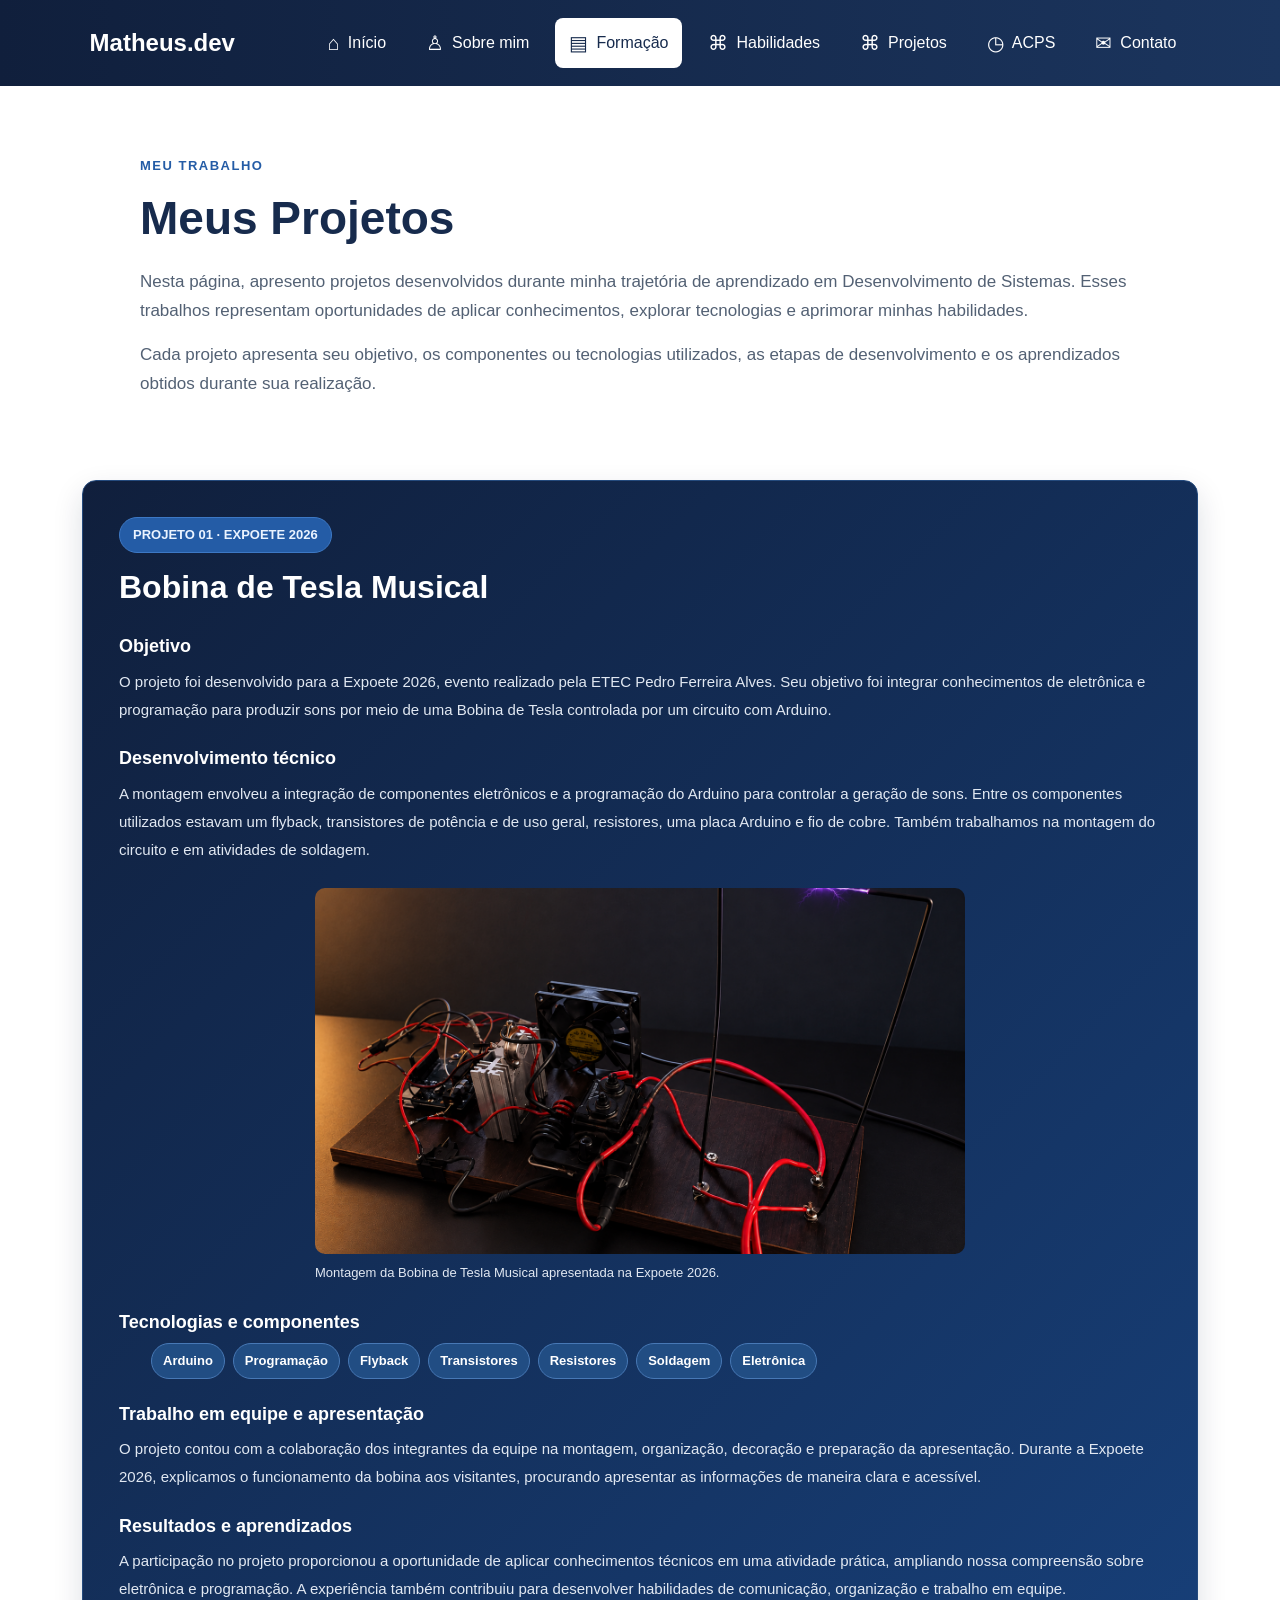
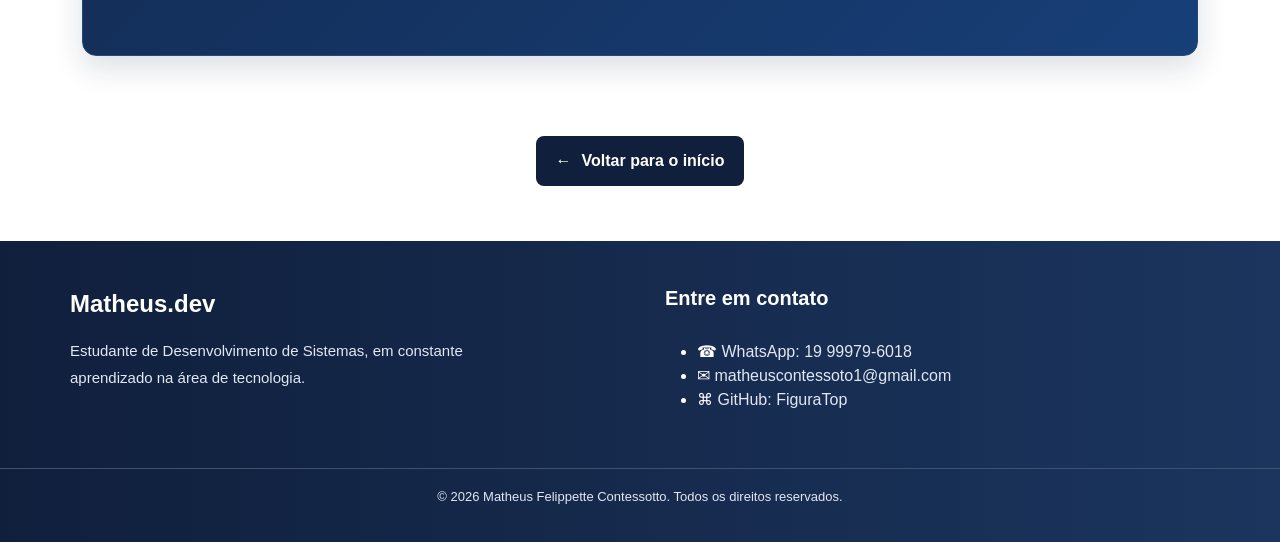
<file: projetos.html>
<!DOCTYPE html>
<html lang="pt-br">

<head>
    <meta charset="UTF-8">
    <meta name="viewport" content="width=device-width, initial-scale=1.0">

    <meta name="description"
        content="Conheça os projetos desenvolvidos por Matheus durante sua formação em Desenvolvimento de Sistemas.">

    <title>Matheus | Projetos</title>

    <link href="https://cdn.jsdelivr.net/npm/bootstrap@5.3.8/dist/css/bootstrap.min.css" rel="stylesheet">

    <link rel="stylesheet" href="style.css">
</head>

<body>

    <a href="#inicio" class="skip-link">
        Pular para o conteúdo
    </a>

    <header>
       <nav class="navbar" aria-label="Navegação principal">

            <a href="index.html#inicio" class="navbar-logo">
                Matheus.dev
            </a>

            <button class="menu-toggle" type="button" aria-label="Abrir menu de navegação" aria-expanded="false"
                aria-controls="menu-principal">
                <span aria-hidden="true">☰</span>
            </button>

            <div class="navbar-links" id="menu-principal">

                <a href="index.html#inicio" class="navbar-link" title="Início">
                    <span aria-hidden="true">⌂</span>
                    <span class="link-text">Início</span>
                </a>

                <a href="index.html#sobre-mim" class="navbar-link" title="Sobre mim">
                    <span aria-hidden="true">♙</span>
                    <span class="link-text">Sobre mim</span>
                </a>

                <a href="formacao.html" class="navbar-link" title="Formação" aria-current="page">
                    <span aria-hidden="true">▤</span>
                    <span class="link-text">Formação</span>
                </a>

                <a href="habilidades.html" class="navbar-link" title="Habilidades">
                    <span aria-hidden="true">⌘</span>
                    <span class="link-text">Habilidades</span>
                </a>

                <a href="projetos.html" class="navbar-link" title="Projetos">
                    <span aria-hidden="true">⌘</span>
                    <span class="link-text">Projetos</span>
                </a>

                <a href="acps.html" class="navbar-link">
                    <span aria-hidden="true">◷</span>
                    <span class="link-text">ACPS</span>
                </a>

                <a href="#contato" class="navbar-link" title="Contato">
                    <span aria-hidden="true">✉</span>
                    <span class="link-text">Contato</span>
                </a>

            </div>
        </nav>
    </header>

    <main id="inicio" tabindex="-1">

        <section class="pagina-projetos container" aria-labelledby="titulo-pagina-projetos">

            <p class="projetos-etiqueta">
                MEU TRABALHO
            </p>

            <h1 id="titulo-pagina-projetos">
                Meus Projetos
            </h1>

            <p class="projetos-introducao">
                Nesta página, apresento projetos desenvolvidos durante
                minha trajetória de aprendizado em Desenvolvimento de
                Sistemas. Esses trabalhos representam oportunidades de
                aplicar conhecimentos, explorar tecnologias e aprimorar
                minhas habilidades.
            </p>

            <p class="projetos-introducao">
                Cada projeto apresenta seu objetivo, os componentes ou
                tecnologias utilizados, as etapas de desenvolvimento
                e os aprendizados obtidos durante sua realização.
            </p>

        </section>

        <section class="lista-projetos" aria-label="Projetos desenvolvidos">

            <div class="container">

                <article class="projeto-detalhado" aria-labelledby="titulo-bobina">

                    <div class="projeto-detalhado-conteudo">

                        <p class="projeto-numero">
                            PROJETO 01 · EXPOETE 2026
                        </p>

                        <h2 id="titulo-bobina">
                            Bobina de Tesla Musical
                        </h2>

                        <div class="projeto-topico">

                            <h3>Objetivo</h3>

                            <p>
                                O projeto foi desenvolvido para a
                                Expoete 2026, evento realizado pela
                                ETEC Pedro Ferreira Alves. Seu objetivo
                                foi integrar conhecimentos de eletrônica
                                e programação para produzir sons por
                                meio de uma Bobina de Tesla controlada
                                por um circuito com Arduino.
                            </p>

                        </div>

                        <div class="projeto-topico">

                            <h3>Desenvolvimento técnico</h3>

                            <p>
                                A montagem envolveu a integração de
                                componentes eletrônicos e a programação
                                do Arduino para controlar a geração de
                                sons. Entre os componentes utilizados
                                estavam um flyback, transistores de
                                potência e de uso geral, resistores,
                                uma placa Arduino e fio de cobre.
                                Também trabalhamos na montagem do
                                circuito e em atividades de soldagem.
                            </p>

                        </div>

                        <figure class="projeto-detalhado-imagem">

                            <img src="images/Bobina-Tesla.png"
                                alt="Montagem da Bobina de Tesla Musical desenvolvida para a ExpoEtec 2026"
                                loading="lazy">

                            <figcaption>
                                Montagem da Bobina de Tesla Musical
                                apresentada na Expoete 2026.
                            </figcaption>

                        </figure>

                        <div class="projeto-topico">

                            <h3>Tecnologias e componentes</h3>

                            <ul class="lista-tecnologias">
                                <li>Arduino</li>
                                <li>Programação</li>
                                <li>Flyback</li>
                                <li>Transistores</li>
                                <li>Resistores</li>
                                <li>Soldagem</li>
                                <li>Eletrônica</li>
                            </ul>

                        </div>


                        <div class="projeto-topico">

                            <h3>Trabalho em equipe e apresentação</h3>

                            <p>
                                O projeto contou com a colaboração dos
                                integrantes da equipe na montagem,
                                organização, decoração e preparação
                                da apresentação. Durante a Expoete
                                2026, explicamos o funcionamento da
                                bobina aos visitantes, procurando
                                apresentar as informações de maneira
                                clara e acessível.
                            </p>

                        </div>

                        <div class="projeto-topico">

                            <h3>Resultados e aprendizados</h3>

                            <p>
                                A participação no projeto proporcionou
                                a oportunidade de aplicar conhecimentos
                                técnicos em uma atividade prática,
                                ampliando nossa compreensão sobre
                                eletrônica e programação. A experiência
                                também contribuiu para desenvolver
                                habilidades de comunicação, organização
                                e trabalho em equipe.
                            </p>

                        </div>

                    </div>
                </article>

            </div>
        </section>

        <section class="voltar-inicio container">

            <a href="index.html" class="botao-todos-projetos">
                <span aria-hidden="true">←</span>
                Voltar para o início
            </a>

        </section>

    </main>

    <footer class="rodape" id="contato">
        <div class="container rodape-conteudo">
            <div class="rodape-apresentacao"> <a href="#inicio" class="rodape-logo">Matheus.dev</a>
                <p> Estudante de Desenvolvimento de Sistemas, em constante aprendizado na área de tecnologia. </p>
            </div>
            <div class="rodape-contatos">
                <h2>Entre em contato</h2>
                <ul>
                    <li> <span aria-hidden="true">☎</span> <a href="https://wa.me/5519999796018" target="_blank"
                            rel="noopener noreferrer"> WhatsApp: 19 99979-6018 </a> </li>
                    <li> <span aria-hidden="true">✉</span> <a href="mailto:seuemail@exemplo.com">
                            matheuscontessoto1@gmail.com
                        </a> </li>
                    <li> <span aria-hidden="true">⌘</span> <a href="https://github.com/FiguraTop" target="_blank"
                            rel="noopener noreferrer"> GitHub: FiguraTop </a> </li>

                </ul>
            </div>
        </div>
        <div class="rodape-final">
            <p> © 2026 Matheus Felippette Contessotto. Todos os direitos reservados. </p>
        </div>
    </footer>

    <script src="script.js"></script>

</body>

</html>
</file>
<file: style.css>
/* VARIÁVEIS */
:root {
    --azul-escuro: #101f3c;
    --azul-medio: #1b355e;
    --azul: #245ca6;
    --azul-2: #173f78;
    --texto: #172b4d;
    --texto-2: #536174;
    --texto-3: #52627a;
    --claro: #e1e8f2;
    --fundo: #f7f9fc;
    --borda: #e1e7f0;
    --tag-bg: #eaf1fb;
    --sombra: 0 5px 18px rgba(16, 31, 60, .07);
    --sombra-h: 0 12px 28px rgba(16, 31, 60, .13);
    --radius: 12px;
    --t: .3s;
    --grad: linear-gradient(90deg, var(--azul-escuro), var(--azul-medio));
    --grad-135: linear-gradient(135deg, var(--azul-escuro), var(--azul-2));
    --grad-110: linear-gradient(110deg, var(--azul-escuro), var(--azul-medio));
    --grad-120: linear-gradient(120deg, var(--azul-escuro), var(--azul-medio));
}

/* BASE */
* { margin: 0; padding: 0; box-sizing: border-box; }

html {
    scroll-behavior: smooth;
    scroll-padding-top: 90px;
}

body {
    background: #fff;
    color: var(--texto);
    font-family: Arial, sans-serif;
}

a:focus-visible,
button:focus-visible {
    outline: 3px solid #f4b400;
    outline-offset: 4px;
}

/* ACESSIBILIDADE */
.skip-link,
.pular-conteudo {
    position: absolute;
    top: -100px;
    left: 16px;
    z-index: 2000;
    padding: 12px 16px;
    background: #fff;
    color: var(--azul-escuro);
    border: 2px solid var(--azul-escuro);
    border-radius: 6px;
    font-weight: bold;
    text-decoration: none;
}

.skip-link:focus,
.pular-conteudo:focus { top: 16px; }

/*  NAVBAR */
.navbar {
    position: relative;
    z-index: 1000;
    display: flex;
    align-items: center;
    justify-content: space-between;
    gap: 20px;
    width: 100%;
    padding: 18px 7%;
    background: var(--grad);
}

.navbar-logo {
    color: #fff;
    font-size: 24px;
    font-weight: bold;
    text-decoration: none;
}

.navbar-links {
    display: flex;
    align-items: center;
    gap: 12px;
}

.navbar-link {
    display: flex;
    align-items: center;
    gap: 8px;
    padding: 10px 14px;
    border-radius: 8px;
    color: #fff;
    text-decoration: none;
    transition: background-color var(--t), color var(--t);
}

.navbar-link span:first-child { font-size: 20px; }

.navbar-link:hover,
.navbar-link[aria-current="page"] {
    background: #fff;
    color: var(--texto);
}

.menu-toggle {
    display: none;
    padding: 8px 12px;
    background: transparent;
    color: #fff;
    border: 1px solid #fff;
    border-radius: 6px;
    font-size: 24px;
    line-height: 1;
    cursor: pointer;
}

.menu-toggle:hover {
    background: #fff;
    color: var(--azul-escuro);
}

/* COMPONENTES REUTILIZÁVEIS */
/* Etiquetas */
.subtitulo,
.projetos-etiqueta,
.formacao-etiqueta,
.habilidades-etiqueta,
.acps-etiqueta,
.sobre-mim-etiqueta,
.formacao-sobretitulo,
.formacao-categoria {
    margin-bottom: 15px;
    color: var(--azul);
    font-size: 13px;
    font-weight: bold;
    letter-spacing: 1.5px;
}

.sobre-mim-etiqueta,
.formacao-sobretitulo,
.objetivo-formacao .formacao-etiqueta { color: #a9c7f5; }

.habilidades-etiqueta,
.acps-etiqueta {
    display: inline-block;
    padding: 7px 14px;
    border-radius: 20px;
    background: #e5edfa;
    font-size: 12px;
    letter-spacing: 1px;
}

.habilidades-etiqueta { text-transform: uppercase; }

/* Botões */
.botao-projetos,
.botao-detalhes,
.botao-todos-projetos,
.botao-formacao,
.botao-habilidades {
    display: inline-flex;
    align-items: center;
    justify-content: center;
    gap: 10px;
    padding: 13px 20px;
    background: var(--azul);
    color: #fff;
    border-radius: 8px;
    font-weight: bold;
    text-decoration: none;
    transition: background-color var(--t), transform var(--t), color var(--t);
}

.botao-projetos:hover,
.botao-detalhes:hover,
.botao-formacao:hover {
    background: var(--azul-2);
    transform: translateY(-2px);
}

.botao-todos-projetos { background: var(--azul-escuro); }
.botao-todos-projetos:hover { background: var(--azul); transform: translateY(-2px); }

.botao-habilidades { border: 2px solid var(--azul); }
.botao-habilidades:hover { background: #fff; color: var(--azul); }

.botao-formacao-claro { background: #fff; color: var(--azul-2); }
.botao-formacao-claro:hover { background: var(--tag-bg); color: var(--azul-escuro); }

.botao-detalhes { margin-top: auto; padding: 11px 16px; font-size: 14px; }

/* Tags / tecnologias */
.lista-tecnologias,
.formacao-tags {
    display: flex;
    flex-wrap: wrap;
    gap: 8px;
    list-style: none;
}

.lista-tecnologias li,
.formacao-tags li {
    padding: 6px 10px;
    background: var(--tag-bg);
    color: var(--azul-2);
    border: 1px solid #d5e3f7;
    border-radius: 6px;
    font-size: 12px;
    font-weight: bold;
}

.projeto-topico .lista-tecnologias li {
    background: #214d83;
    color: #fff;
    border-color: #4778b5;
    border-radius: 999px;
    padding: 7px 11px;
    font-size: 13px;
}

/* Cards genéricos */
.projeto-card,
.formacao-card,
.curso-card,
.card-habilidade,
.ferramenta-habilidade,
.competencia-habilidade,
.acps-cartao-total {
    min-width: 0;
    background: #fff;
    border: 1px solid var(--borda);
    border-radius: var(--radius);
    box-shadow: var(--sombra);
}

.projeto-card,
.card-habilidade,
.ferramenta-habilidade,
.competencia-habilidade {
    transition: transform var(--t), box-shadow var(--t);
}

.projeto-card:hover {
    transform: translateY(-5px);
    box-shadow: var(--sombra-h);
}

.card-habilidade:hover,
.ferramenta-habilidade:hover,
.competencia-habilidade:hover {
    transform: translateY(-4px);
    box-shadow: 0 10px 25px rgba(16, 31, 60, .1);
}

/* Títulos de seção azul */
.titulo-secao-habilidades,
.acps-titulo-secao {
    display: flex;
    flex-direction: column;
    gap: 10px;
    margin-bottom: 25px;
    padding: 22px 26px;
    border-radius: var(--radius);
    background: var(--grad-110);
    color: #fff;
}

.titulo-secao-habilidades h2,
.acps-titulo-secao h2 {
    margin: 0;
    font-size: clamp(22px, 3vw, 28px);
    font-weight: 700;
}

.titulo-secao-habilidades p,
.acps-titulo-secao p {
    margin: 0;
    color: #dce8f8;
    font-size: 15px;
    line-height: 1.6;
}

/* Caixas de mensagem */
.mensagem-habilidades,
.acps-observacao {
    max-width: 1100px;
    margin: 0 auto 35px;
    padding: 20px 22px;
    border-left: 4px solid var(--azul);
    border-radius: 8px;
    background: #eaf0fb;
    color: var(--texto);
    line-height: 1.7;
}

/* Ícones em caixa */
.icone-secao,
.acps-icone,
.curso-card-icone,
.formacao-item-marcador span {
    display: grid;
    place-items: center;
    background: var(--tag-bg);
    color: var(--azul);
    font-weight: bold;
}

.icone-secao,
.acps-icone {
    width: 44px;
    height: 44px;
    margin-bottom: 15px;
    border-radius: 10px;
    font-size: 22px;
}

.acps-icone { width: 45px; height: 45px; font-size: 24px; }

/* APRESENTAÇÃO */
.apresentacao {
    display: flex;
    align-items: center;
    justify-content: space-between;
    gap: 50px;
    min-height: 85vh;
    padding: 40px 0;
}

.apresentacao-conteudo {
    flex: 1;
    max-width: 750px;
    padding: 50px 0;
}

.apresentacao h1 {
    margin-bottom: 20px;
    font-size: clamp(38px, 5vw, 64px);
    font-weight: bold;
    line-height: 1.15;
}

.apresentacao h1 span {
    display: block;
    color: var(--azul);
}

.apresentacao h2 {
    margin-bottom: 20px;
    color: var(--texto-2);
    font-size: 22px;
}

.descricao {
    max-width: 600px;
    margin-bottom: 30px;
    color: var(--texto-2);
    font-size: 17px;
    line-height: 1.8;
}

.apresentacao-foto {
    display: flex;
    flex: 0 0 300px;
    align-items: center;
    justify-content: center;
}

.foto-perfil {
    display: block;
    width: 280px;
    height: 280px;
    border: 5px solid #fff;
    border-radius: 50%;
    object-fit: cover;
    box-shadow: 0 8px 25px rgba(16, 31, 60, .15);
}

/* SOBRE MIM */
.sobre-mim {
    padding: 75px 0;
    background: var(--grad);
    color: #fff;
}

.sobre-mim-conteudo { max-width: 1000px; }

.sobre-mim h2 {
    margin-bottom: 25px;
    font-size: clamp(28px, 4vw, 40px);
    font-weight: bold;
    line-height: 1.2;
}

.sobre-mim-descricao {
    max-width: 850px;
    color: var(--claro);
    font-size: 17px;
    line-height: 1.9;
}

/* PROJETOS (HOME)*/
.projetos-destaque { padding: 80px 0; }

.projetos-cabecalho {
    max-width: 750px;
    margin: 0 auto 45px;
    text-align: center;
}

.projetos-cabecalho h2 {
    margin-bottom: 16px;
    font-size: clamp(28px, 4vw, 40px);
    font-weight: bold;
    line-height: 1.2;
}

.projetos-introducao {
    color: var(--texto-2);
    font-size: 17px;
    line-height: 1.7;
}

.projetos-grade {
    display: grid;
    grid-template-columns: repeat(3, minmax(0, 1fr));
    gap: 28px;
}

.projeto-card {
    display: flex;
    flex-direction: column;
    overflow: hidden;
}

.projeto-imagem-container {
    width: 100%;
    aspect-ratio: 16 / 10;
    overflow: hidden;
    background: #e8edf5;
}

.projeto-imagem {
    display: block;
    width: 100%;
    height: 100%;
    object-fit: cover;
    transition: transform var(--t);
}

.projeto-card:hover .projeto-imagem { transform: scale(1.04); }

.projeto-conteudo {
    display: flex;
    flex: 1;
    flex-direction: column;
    padding: 24px;
}

.projeto-conteudo h3 {
    margin-bottom: 12px;
    font-size: 21px;
    font-weight: bold;
    line-height: 1.3;
}

.projeto-descricao {
    margin-bottom: 22px;
    color: var(--texto-2);
    font-size: 15px;
    line-height: 1.7;
}

.projeto-tecnologias { width: 100%; margin-bottom: 24px; }
.projeto-tecnologias h4 { margin-bottom: 12px; font-size: 14px; font-weight: bold; }

.projetos-rodape {
    display: flex;
    justify-content: center;
    margin-top: 40px;
}

/* PÁGINA DE PROJETOS */
.pagina-projetos {
    max-width: 1000px;
    padding: 70px 0 45px;
}

.pagina-projetos h1 {
    margin-bottom: 22px;
    font-size: clamp(32px, 4vw, 46px);
    font-weight: bold;
    line-height: 1.2;
}

.lista-projetos { padding: 20px 0 45px; }

.projeto-detalhado {
    padding: 36px;
    background: var(--grad-135);
    border: 1px solid #244a7d;
    border-radius: 14px;
    box-shadow: 0 12px 30px rgba(16, 31, 60, .14);
    color: #fff;
}

.projeto-numero {
    display: inline-block;
    margin-bottom: 14px;
    padding: 7px 13px;
    background: var(--azul);
    color: #eaf3ff;
    border: 1px solid #3d78c4;
    border-radius: 999px;
    font-size: 13px;
    font-weight: bold;
}

.projeto-detalhado-conteudo > h2 {
    margin-bottom: 28px;
    font-size: clamp(25px, 3vw, 32px);
    font-weight: bold;
    line-height: 1.3;
}

.projeto-topico { margin-bottom: 25px; }
.projeto-topico:last-child { margin-bottom: 0; }

.projeto-topico h3 {
    margin-bottom: 10px;
    font-size: 18px;
    font-weight: bold;
}

.projeto-topico p {
    color: var(--claro);
    font-size: 15px;
    line-height: 1.85;
}

.projeto-detalhado-imagem {
    width: 100%;
    max-width: 650px;
    margin: 20px auto 28px;
}

.projeto-detalhado-imagem img {
    display: block;
    width: 100%;
    height: auto;
    aspect-ratio: 16 / 9;
    object-fit: cover;
    border-radius: 10px;
}

.projeto-detalhado-imagem figcaption {
    margin-top: 9px;
    color: var(--claro);
    font-size: 13px;
    line-height: 1.6;
}

.voltar-inicio {
    display: flex;
    justify-content: center;
    padding: 35px 0 55px;
}

/* RODAPÉ */
.rodape {
    background: var(--grad);
    color: #fff;
}

.rodape-conteudo {
    display: flex;
    justify-content: space-between;
    gap: 50px;
    padding: 45px 0 40px;
}

.rodape-apresentacao,
.rodape-contatos {
    flex: 1;
    min-width: 0;
}

.rodape-logo {
    display: inline-block;
    margin-bottom: 15px;
    color: #fff;
    font-size: 24px;
    font-weight: bold;
    text-decoration: none;
}

.rodape-apresentacao p {
    max-width: 400px;
    color: var(--claro);
    font-size: 15px;
    line-height: 1.8;
}

.rodape-contatos {
    display: flex;
    flex-direction: column;
    align-items: flex-start;
    gap: 12px;
}

.rodape-contatos h2 {
    margin-bottom: 18px;
    font-size: 20px;
    font-weight: bold;
}

.rodape-contatos a {
    color: var(--claro);
    text-decoration: none;
    overflow-wrap: anywhere;
}

.rodape-contatos a:hover {
    color: #fff;
    text-decoration: underline;
}

.rodape-final {
    padding: 18px 20px;
    border-top: 1px solid #40516d;
    text-align: center;
}

.rodape-final p {
    color: var(--claro);
    font-size: 13px;
    line-height: 1.6;
}

/* FORMAÇÃO */
.formacao-hero {
    position: relative;
    display: flex;
    align-items: center;
    min-height: 430px;
    padding: 80px 7%;
    background: var(--grad-120);
    color: #fff;
}

.formacao-hero-conteudo { max-width: 760px; }

.formacao-hero h1 {
    margin-bottom: 22px;
    font-size: clamp(36px, 5vw, 60px);
    font-weight: bold;
    line-height: 1.15;
}

.formacao-hero h1 span {
    display: block;
    color: #8dbaff;
}

.formacao-hero-texto {
    max-width: 650px;
    margin-bottom: 28px;
    color: var(--claro);
    font-size: 17px;
    line-height: 1.8;
}

.formacao-hero-detalhe {
    position: absolute;
    right: 7%;
    bottom: 30px;
    display: flex;
    align-items: center;
    gap: 10px;
    color: var(--claro);
    font-size: 12px;
}

.detalhe-linha {
    width: 35px;
    height: 1px;
    background: #8dbaff;
}

.detalhe-ponto {
    width: 7px;
    height: 7px;
    border-radius: 50%;
    background: #8dbaff;
}

.formacao-secao,
.cursos-secao { padding: 75px 7%; }

.formacao-secao { background: #fff; }
.cursos-secao { background: var(--fundo); }

.formacao-cabecalho {
    max-width: 760px;
    margin: 0 auto 40px;
    text-align: center;
}

.formacao-cabecalho h2 {
    margin-bottom: 15px;
    font-size: clamp(28px, 4vw, 40px);
    font-weight: bold;
}

.formacao-cabecalho p {
    color: var(--texto-2);
    font-size: 16px;
    line-height: 1.8;
}

.formacao-lista {
    display: flex;
    flex-direction: column;
    gap: 24px;
    max-width: 950px;
    margin: 0 auto;
}

.formacao-item {
    display: grid;
    grid-template-columns: 45px minmax(0, 1fr);
    gap: 20px;
}

.formacao-item-marcador {
    display: flex;
    justify-content: center;
    padding-top: 25px;
}

.formacao-item-marcador span {
    width: 40px;
    height: 40px;
    border-radius: 50%;
}

.formacao-card,
.curso-card { padding: 30px; }

.formacao-item-destaque .formacao-card { border-color: #b9d1f1; }

.formacao-card-topo {
    display: flex;
    align-items: center;
    justify-content: space-between;
    flex-wrap: wrap;
    gap: 12px;
    margin-bottom: 18px;
}

.formacao-status {
    display: inline-flex;
    align-items: center;
    gap: 7px;
    padding: 6px 10px;
    border-radius: 20px;
    font-size: 12px;
    font-weight: bold;
}

.status-andamento { background: #fff4d6; color: #785400; }
.status-concluido { background: #e4f6ec; color: #17683c; }

.formacao-card h3,
.curso-card h3 {
    margin-bottom: 10px;
    font-size: 23px;
    font-weight: bold;
}

.formacao-instituicao {
    margin-bottom: 16px;
    color: var(--azul);
    font-weight: bold;
}

.formacao-descricao {
    margin-bottom: 20px;
    color: var(--texto-2);
    font-size: 15px;
    line-height: 1.8;
}

.formacao-conhecimentos h4,
.curso-card h4 {
    margin-bottom: 12px;
    font-size: 14px;
    font-weight: bold;
}

.curso-card {
    display: grid;
    grid-template-columns: 55px minmax(0, 1fr);
    gap: 22px;
    max-width: 950px;
    margin: 0 auto;
}

.curso-card-icone {
    width: 55px;
    height: 55px;
    border-radius: 10px;
    font-size: 25px;
}

.objetivo-formacao {
    padding: 75px 7%;
    background: var(--grad-120);
    color: #fff;
}

.objetivo-formacao-conteudo {
    max-width: 950px;
    margin: 0 auto;
}

.objetivo-formacao h2 {
    margin-bottom: 20px;
    font-size: clamp(28px, 4vw, 42px);
    font-weight: bold;
}

.objetivo-formacao p {
    max-width: 760px;
    margin-bottom: 28px;
    color: var(--claro);
    font-size: 16px;
    line-height: 1.85;
}

.formacao-voltar {
    padding: 35px 20px 45px;
    text-align: center;
}

.formacao-voltar p { color: var(--texto-2); }

.formacao-voltar a {
    color: var(--azul);
    font-weight: bold;
    text-decoration: none;
}

.formacao-voltar a:hover { text-decoration: underline; }

/* HABILIDADES */
.pagina-habilidades {
    padding: 50px 7%;
    background: var(--fundo);
    min-height: 70vh;
}

.habilidades-intro {
    max-width: 850px;
    margin: 0 auto 45px;
    text-align: center;
}

.habilidades-intro h1,
.acps-intro h1 {
    margin-bottom: 15px;
    color: var(--azul-escuro);
    font-size: clamp(30px, 4vw, 42px);
    font-weight: 800;
}

.habilidades-intro p,
.acps-intro p {
    margin: 0;
    color: var(--texto-3);
    font-size: 16px;
    line-height: 1.8;
}

.secao-habilidades {
    max-width: 1100px;
    margin: 0 auto 45px;
}

.grade-habilidades,
.grade-ferramentas,
.grade-competencias {
    display: grid;
    grid-template-columns: repeat(3, minmax(0, 1fr));
    gap: 22px;
}

.card-habilidade,
.ferramenta-habilidade,
.competencia-habilidade {
    padding: 25px;
    border-radius: 14px;
}

.card-habilidade h3,
.ferramenta-habilidade h3,
.competencia-habilidade h3 {
    margin-bottom: 12px;
    color: var(--azul-escuro);
    font-size: 19px;
    font-weight: 700;
}

.card-habilidade p,
.ferramenta-habilidade p,
.competencia-habilidade p {
    margin: 0;
    color: var(--texto-3);
    font-size: 14px;
    line-height: 1.7;
}

.numero-habilidade {
    display: inline-block;
    margin-bottom: 12px;
    color: var(--azul);
    font-size: 13px;
    font-weight: 800;
}

/* ACPS */
.pagina-acps {
    min-height: 70vh;
    padding: 50px 7%;
    background: var(--fundo);
}

.acps-intro {
    max-width: 850px;
    margin: 0 auto 45px;
    text-align: center;
}

.acps-resumo,
.acps-atividades {
    max-width: 1100px;
    margin: 0 auto 40px;
}

.acps-cartao-total {
    display: flex;
    flex-direction: column;
    align-items: flex-start;
    padding: 28px;
    border-radius: 14px;
}

.acps-cartao-total p {
    margin-bottom: 8px;
    color: var(--texto-3);
}

.acps-cartao-total strong {
    color: var(--azul);
    font-size: clamp(30px, 4vw, 38px);
    font-weight: 800;
}

.acps-cartao-total small {
    margin-top: 8px;
    color: #64748b;
    line-height: 1.6;
}

.acps-tabela-container {
    overflow-x: auto;
    border: 1px solid var(--borda);
    border-radius: var(--radius);
    background: #fff;
    box-shadow: var(--sombra);
}

.acps-tabela {
    width: 100%;
    border-collapse: collapse;
}

.acps-tabela th,
.acps-tabela td {
    padding: 17px 20px;
    border-bottom: 1px solid #e8edf5;
    text-align: left;
    vertical-align: middle;
}

.acps-tabela th {
    background: #eaf0fb;
    color: var(--azul-escuro);
    font-size: 14px;
    font-weight: 700;
}

.acps-tabela td {
    color: var(--texto-3);
    font-size: 14px;
    line-height: 1.7;
}

.acps-tabela tbody tr:last-child td { border-bottom: none; }

.acps-vazio {
    padding: 35px 20px !important;
    color: #64748b !important;
    text-align: center !important;
}

/* RESPONSIVO */
@media (max-width: 992px) {
    .projetos-grade {
        grid-template-columns: repeat(2, minmax(0, 1fr));
        gap: 22px;
    }
}

@media (max-width: 900px) {
    .grade-habilidades,
    .grade-ferramentas,
    .grade-competencias {
        grid-template-columns: repeat(2, minmax(0, 1fr));
    }
}

@media (max-width: 768px) {
    .navbar { flex-wrap: wrap; padding: 15px 18px; }
    .navbar-logo { font-size: 1.4rem; }
    .menu-toggle { display: block; margin-left: auto; }

    .navbar-links {
        display: none;
        position: absolute;
        top: 100%;
        left: 0;
        right: 0;
        z-index: 1000;
        flex-direction: column;
        gap: 0;
        width: 100%;
        padding: 10px 18px;
        background: var(--azul-escuro);
        border-top: 1px solid #40516d;
    }

    .navbar-links.menu-aberto { display: flex; }
    .navbar-link { width: 100%; padding: 14px 8px; }

    .apresentacao {
        min-height: auto;
        flex-direction: column-reverse;
        gap: 25px;
        padding: 45px 22px 60px;
    }

    .apresentacao-conteudo { width: 100%; padding: 0; }
    .apresentacao-foto { flex: none; }
    .foto-perfil { width: 180px; height: 180px; }
    .apresentacao h1 { font-size: clamp(2rem, 8vw, 2.7rem); }
    .apresentacao h2 { font-size: 1.2rem; }
    .descricao { font-size: 1rem; line-height: 1.6; }

    .sobre-mim { padding: 55px 0; }
    .sobre-mim-conteudo { padding: 0 22px; }
    .sobre-mim-descricao { font-size: 1rem; }

    .projetos-destaque { padding: 60px 0; }
    .projetos-cabecalho { margin-bottom: 32px; padding: 0 8px; }
    .projetos-grade {
        grid-template-columns: 1fr;
        gap: 24px;
        max-width: 480px;
        margin: 0 auto;
    }
    .projeto-conteudo { padding: 22px; }

    .pagina-projetos { padding: 45px 22px 25px; }
    .projeto-detalhado { padding: 24px 20px; }

    .rodape-conteudo {
        flex-direction: column;
        gap: 30px;
        padding: 35px 0 30px;
    }

    .formacao-hero {
        min-height: auto;
        padding: 60px 22px 85px;
    }

    .formacao-secao,
    .cursos-secao { padding: 55px 22px; }

    .formacao-item {
        grid-template-columns: 35px minmax(0, 1fr);
        gap: 12px;
    }

    .formacao-item-marcador span {
        width: 32px;
        height: 32px;
        font-size: 11px;
    }

    .formacao-card,
    .curso-card { padding: 22px; }

    .curso-card {
        grid-template-columns: 1fr;
        gap: 15px;
    }

    .objetivo-formacao { padding: 55px 22px; }
}

@media (max-width: 600px) {
    .pagina-habilidades,
    .pagina-acps { padding: 35px 5%; }

    .grade-habilidades,
    .grade-ferramentas,
    .grade-competencias {
        grid-template-columns: 1fr;
        gap: 16px;
    }

    .titulo-secao-habilidades,
    .acps-titulo-secao { padding: 20px; }

    .card-habilidade,
    .ferramenta-habilidade,
    .competencia-habilidade,
    .acps-cartao-total { padding: 21px; }

    .acps-tabela th,
    .acps-tabela td { padding: 14px; }
}

@media (max-width: 480px) {
    .formacao-hero { padding: 45px 18px 85px; }
    .formacao-hero h1 { font-size: 34px; }
    .formacao-hero-detalhe { right: 18px; font-size: 10px; }

    .formacao-secao,
    .cursos-secao { padding: 45px 18px; }

    .formacao-item {
        grid-template-columns: 1fr;
        gap: 8px;
    }

    .formacao-item-marcador {
        justify-content: flex-start;
        padding-top: 0;
    }

    .formacao-card,
    .curso-card { padding: 18px; }

    .formacao-card-topo {
        flex-direction: column;
        align-items: flex-start;
    }

    .objetivo-formacao { padding: 45px 18px; }
}

@media (max-width: 380px) {
    .navbar { padding: 12px; }
    .navbar-logo { font-size: 1.2rem; }
    .menu-toggle { padding: 7px 10px; font-size: 1.3rem; }

    .apresentacao { padding: 35px 18px 45px; }
    .foto-perfil { width: 150px; height: 150px; }

    .sobre-mim { padding: 45px 0; }
    .sobre-mim-conteudo { padding: 0 18px; }

    .projetos-destaque { padding: 45px 0; }
    .projeto-conteudo { padding: 18px; }

    .pagina-projetos { padding: 35px 18px 20px; }
    .projeto-detalhado { padding: 22px 16px; }

    .projeto-topico p { font-size: 14px; }
    .projeto-topico .lista-tecnologias li {
        padding: 6px 9px;
        font-size: 12px;
    }
}

/* Movimento reduzido */
@media (prefers-reduced-motion: reduce) {
    html { scroll-behavior: auto; }

    *,
    *::before,
    *::after {
        scroll-behavior: auto !important;
        transition-duration: .01ms !important;
        animation-duration: .01ms !important;
        animation-iteration-count: 1 !important;
    }

    .projeto-card:hover,
    .card-habilidade:hover,
    .ferramenta-habilidade:hover,
    .competencia-habilidade:hover {
        transform: none;
    }
}
</file>
